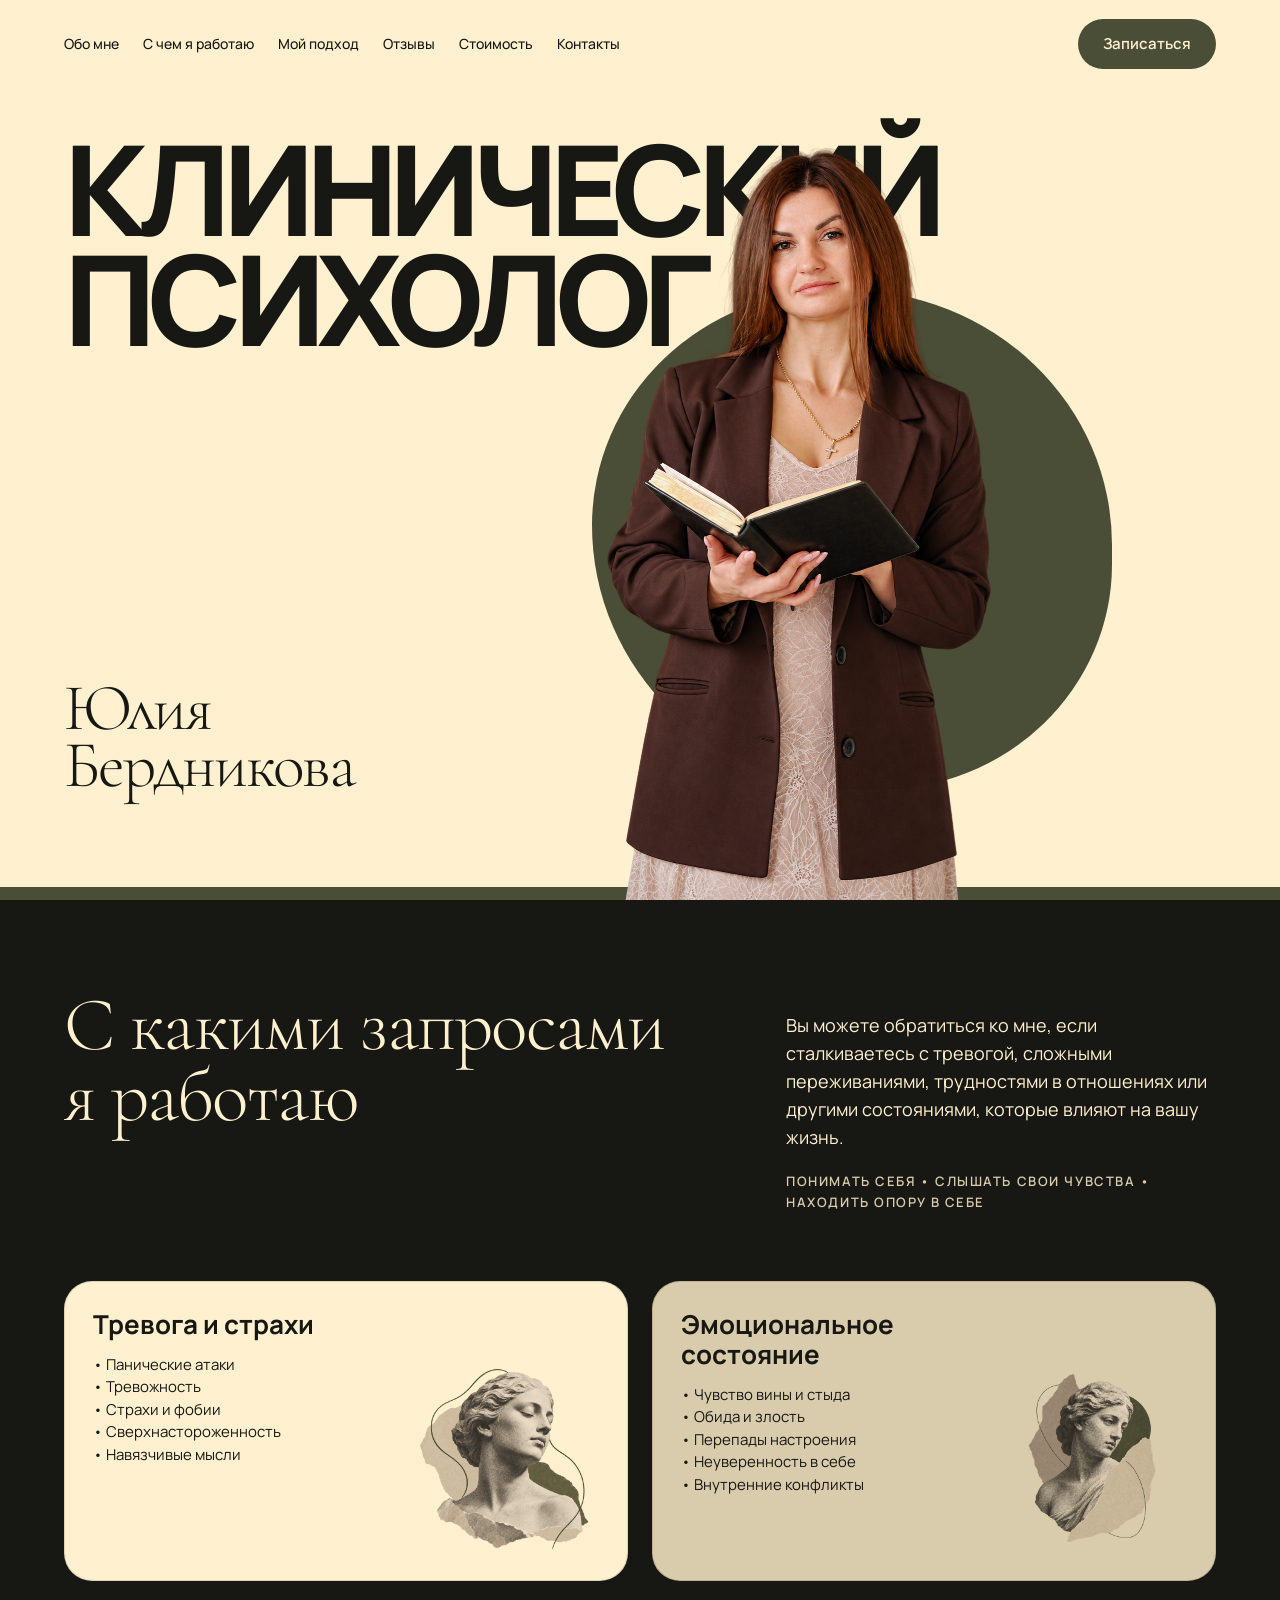
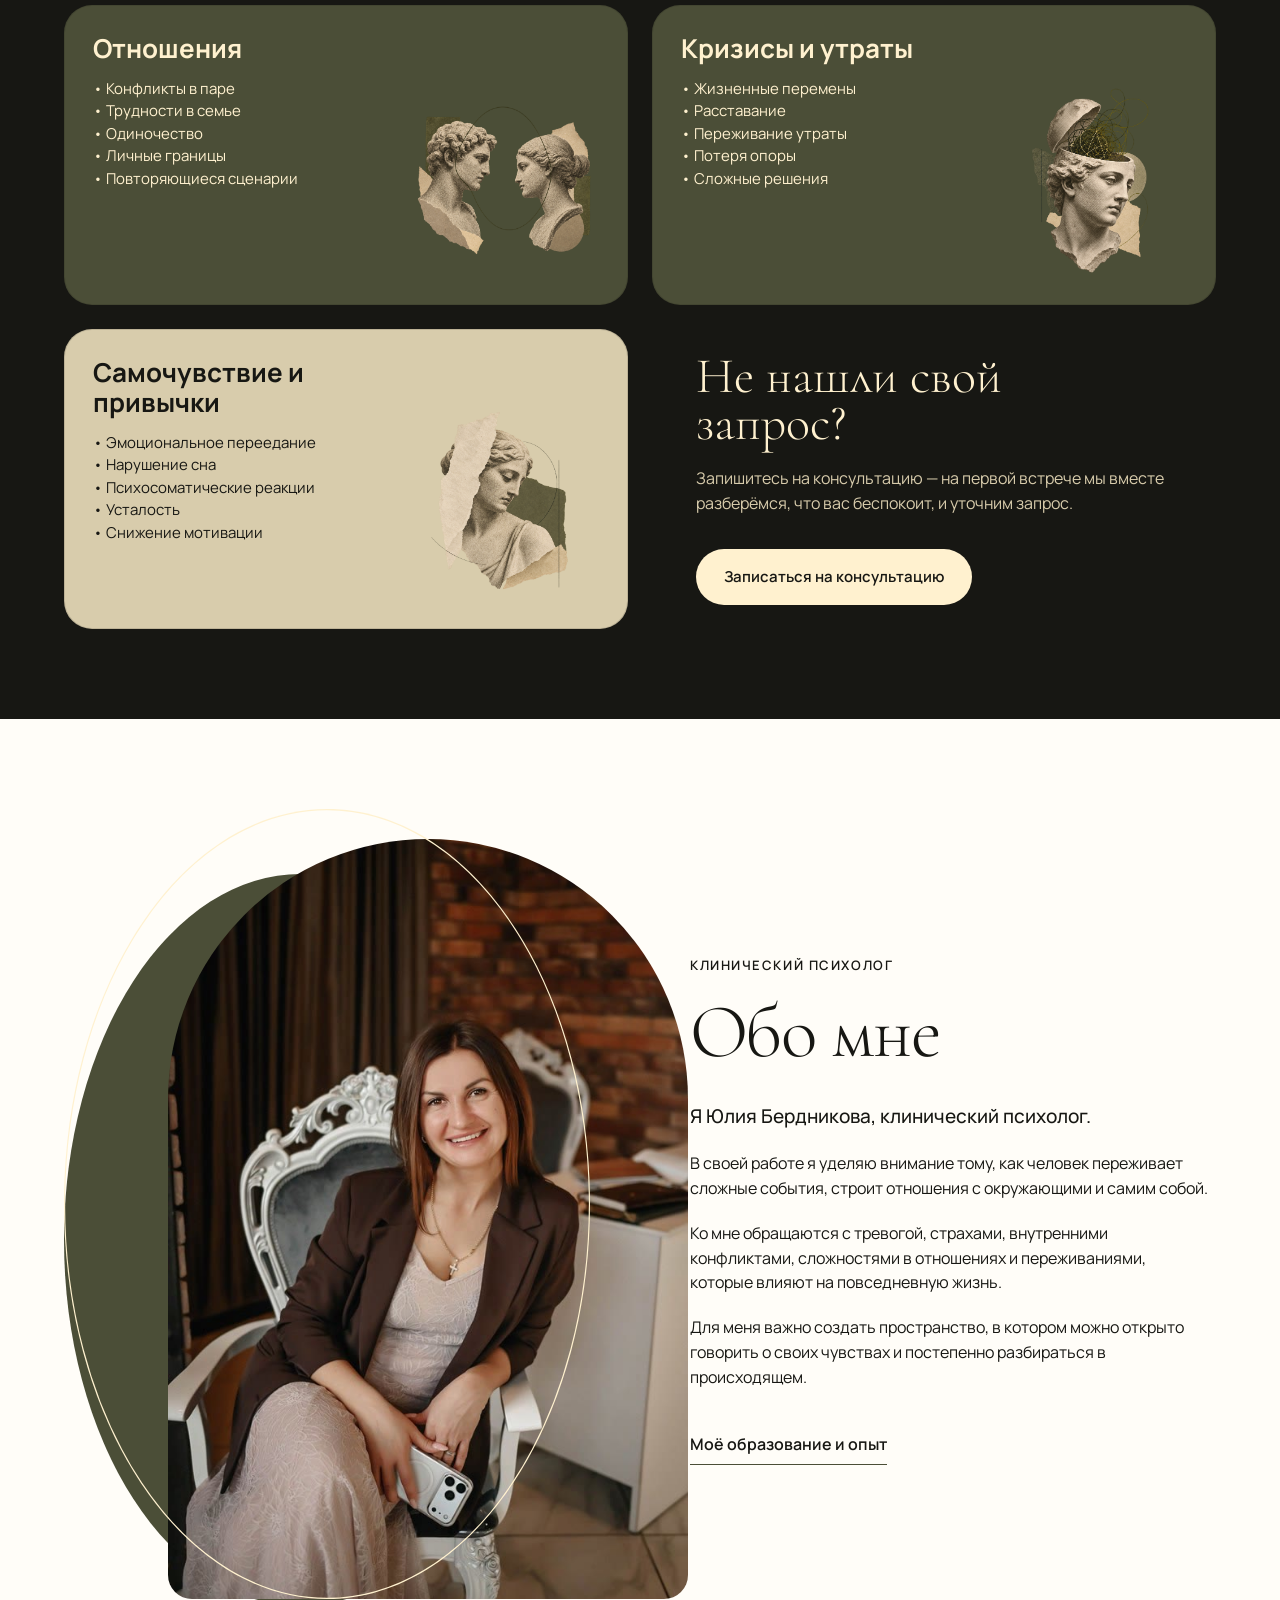
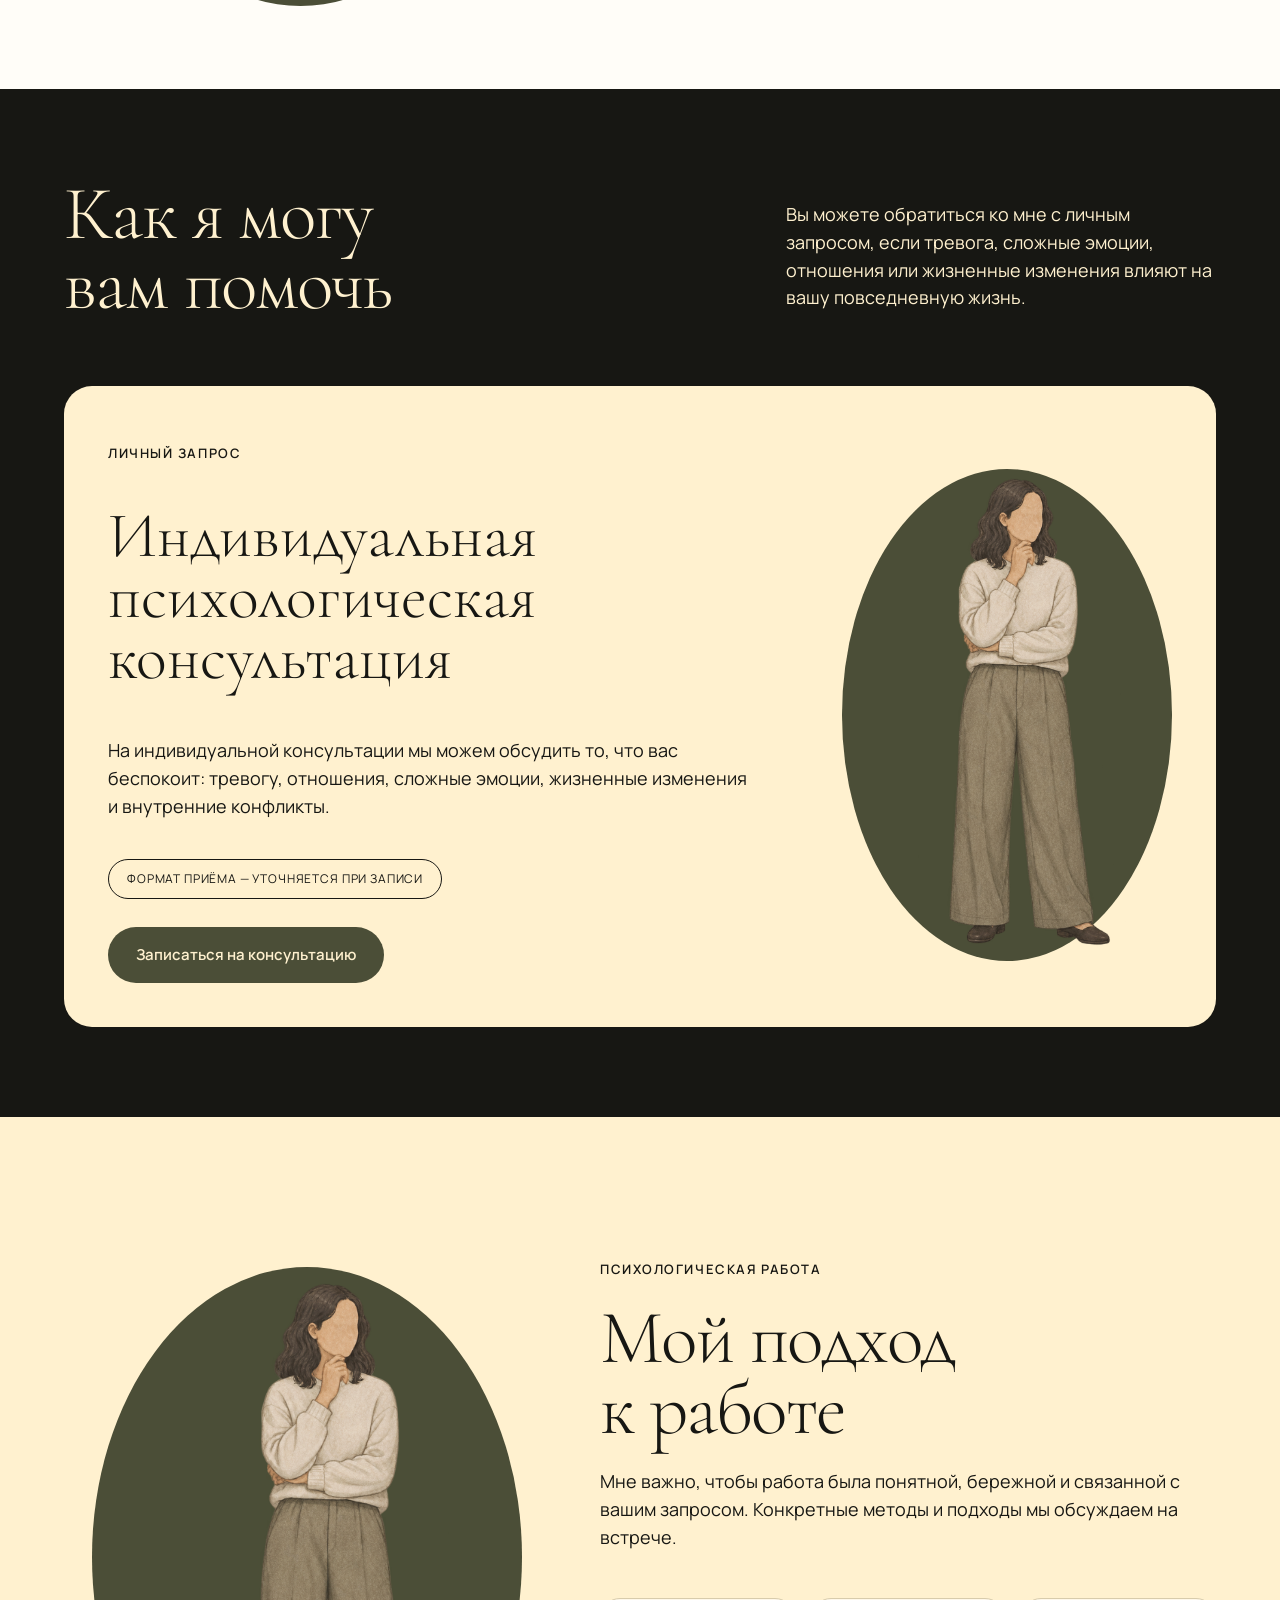
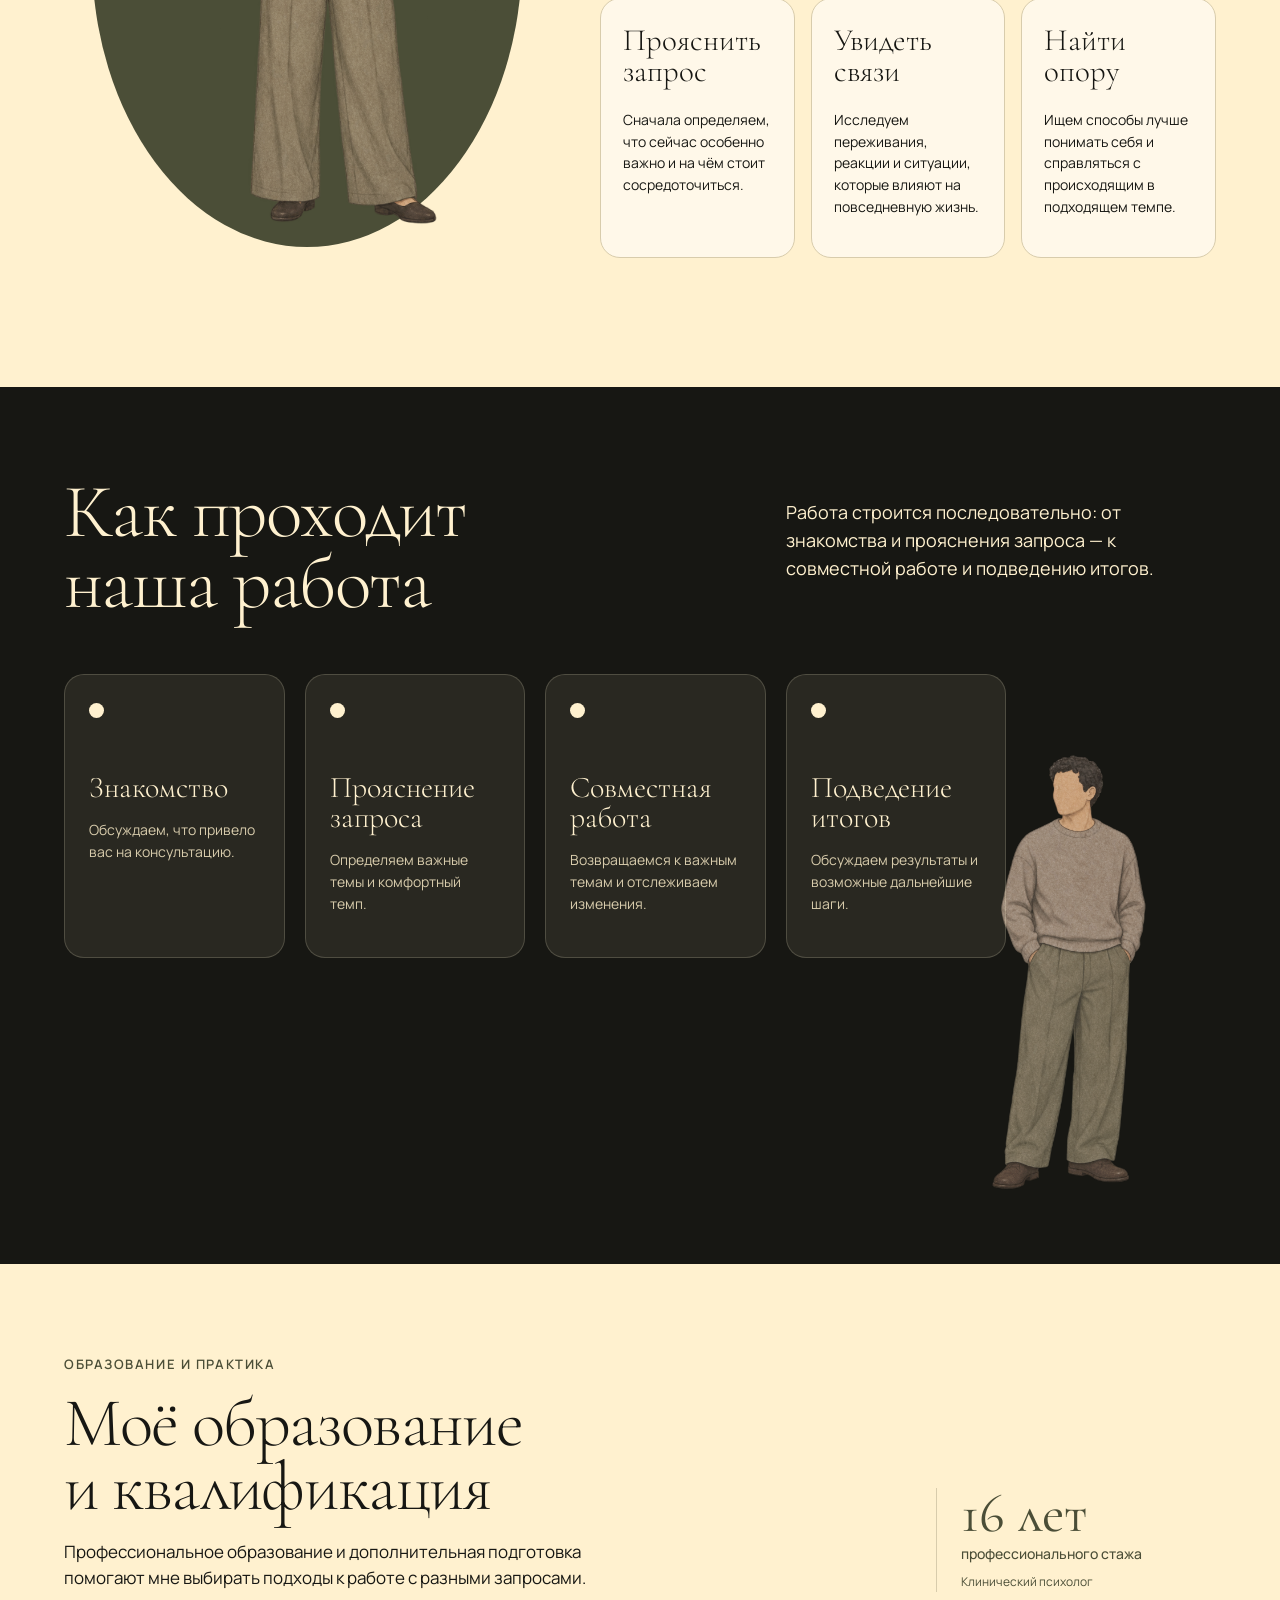
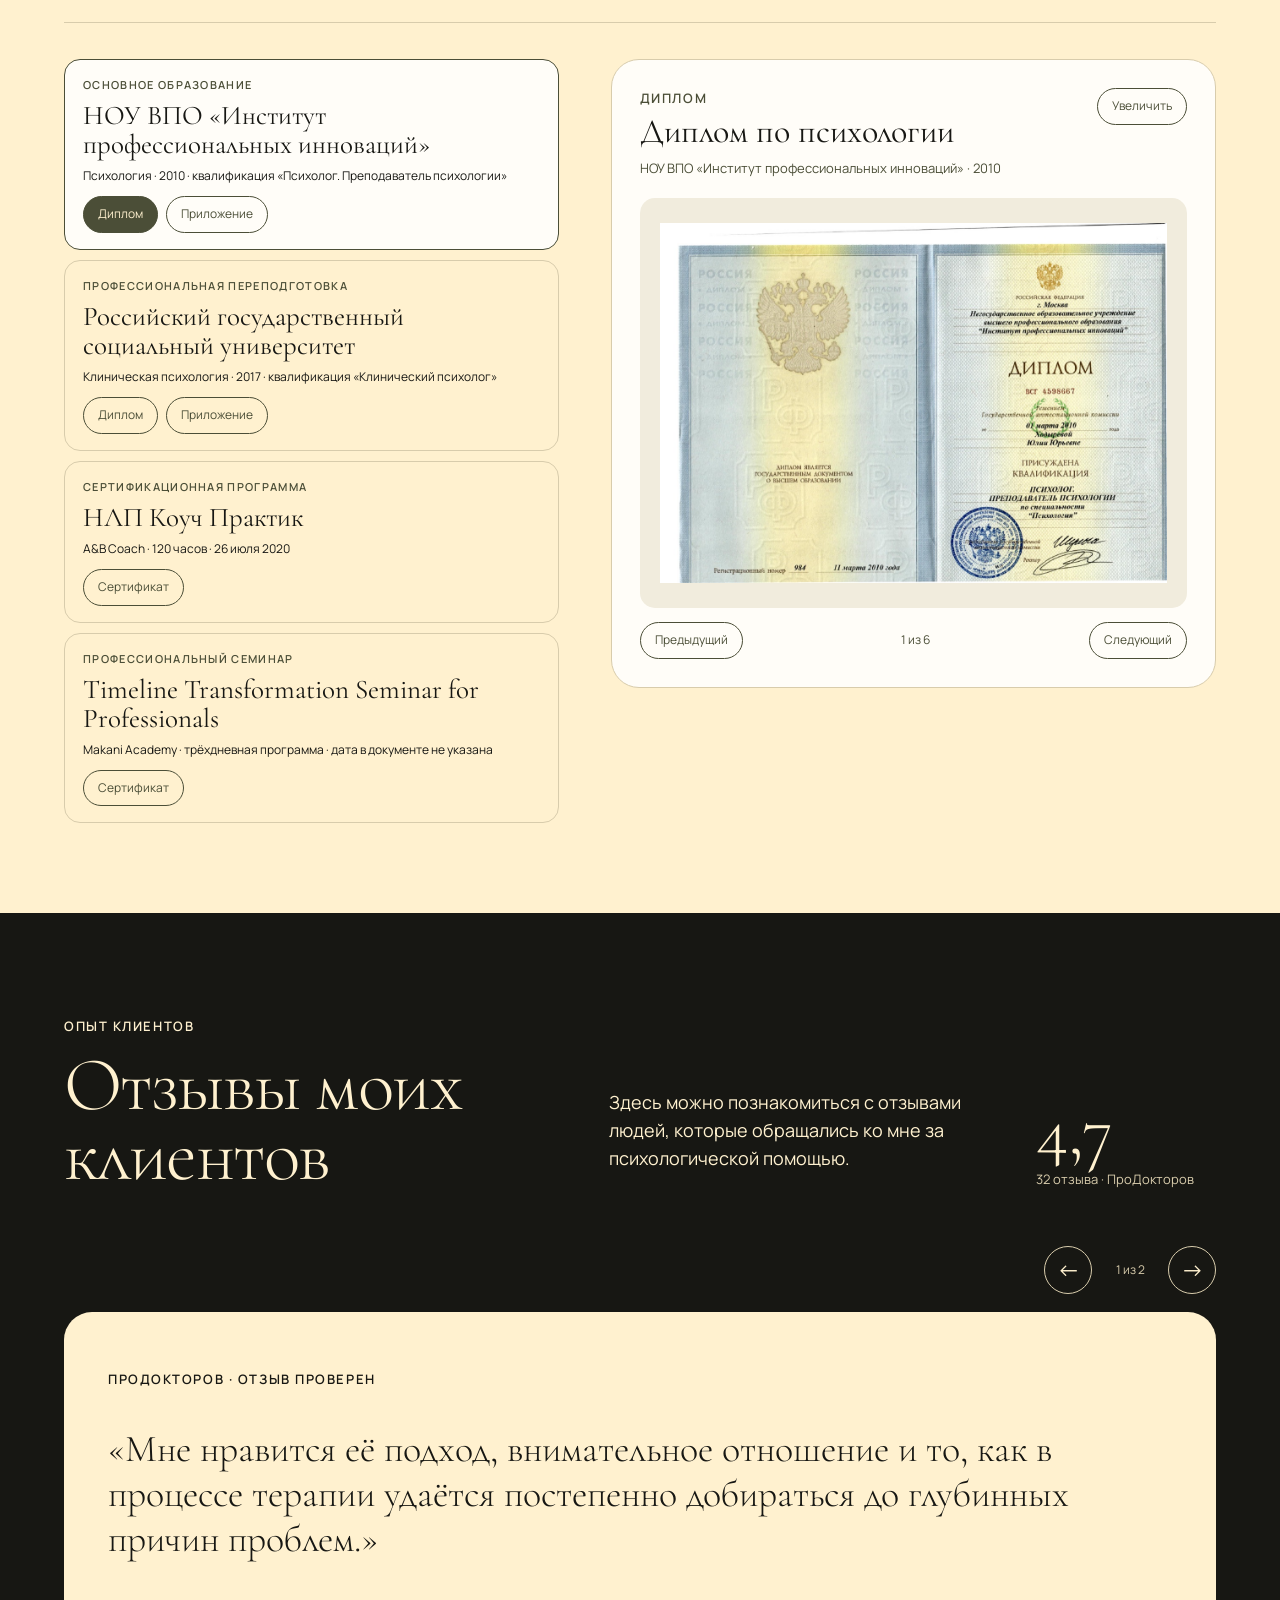
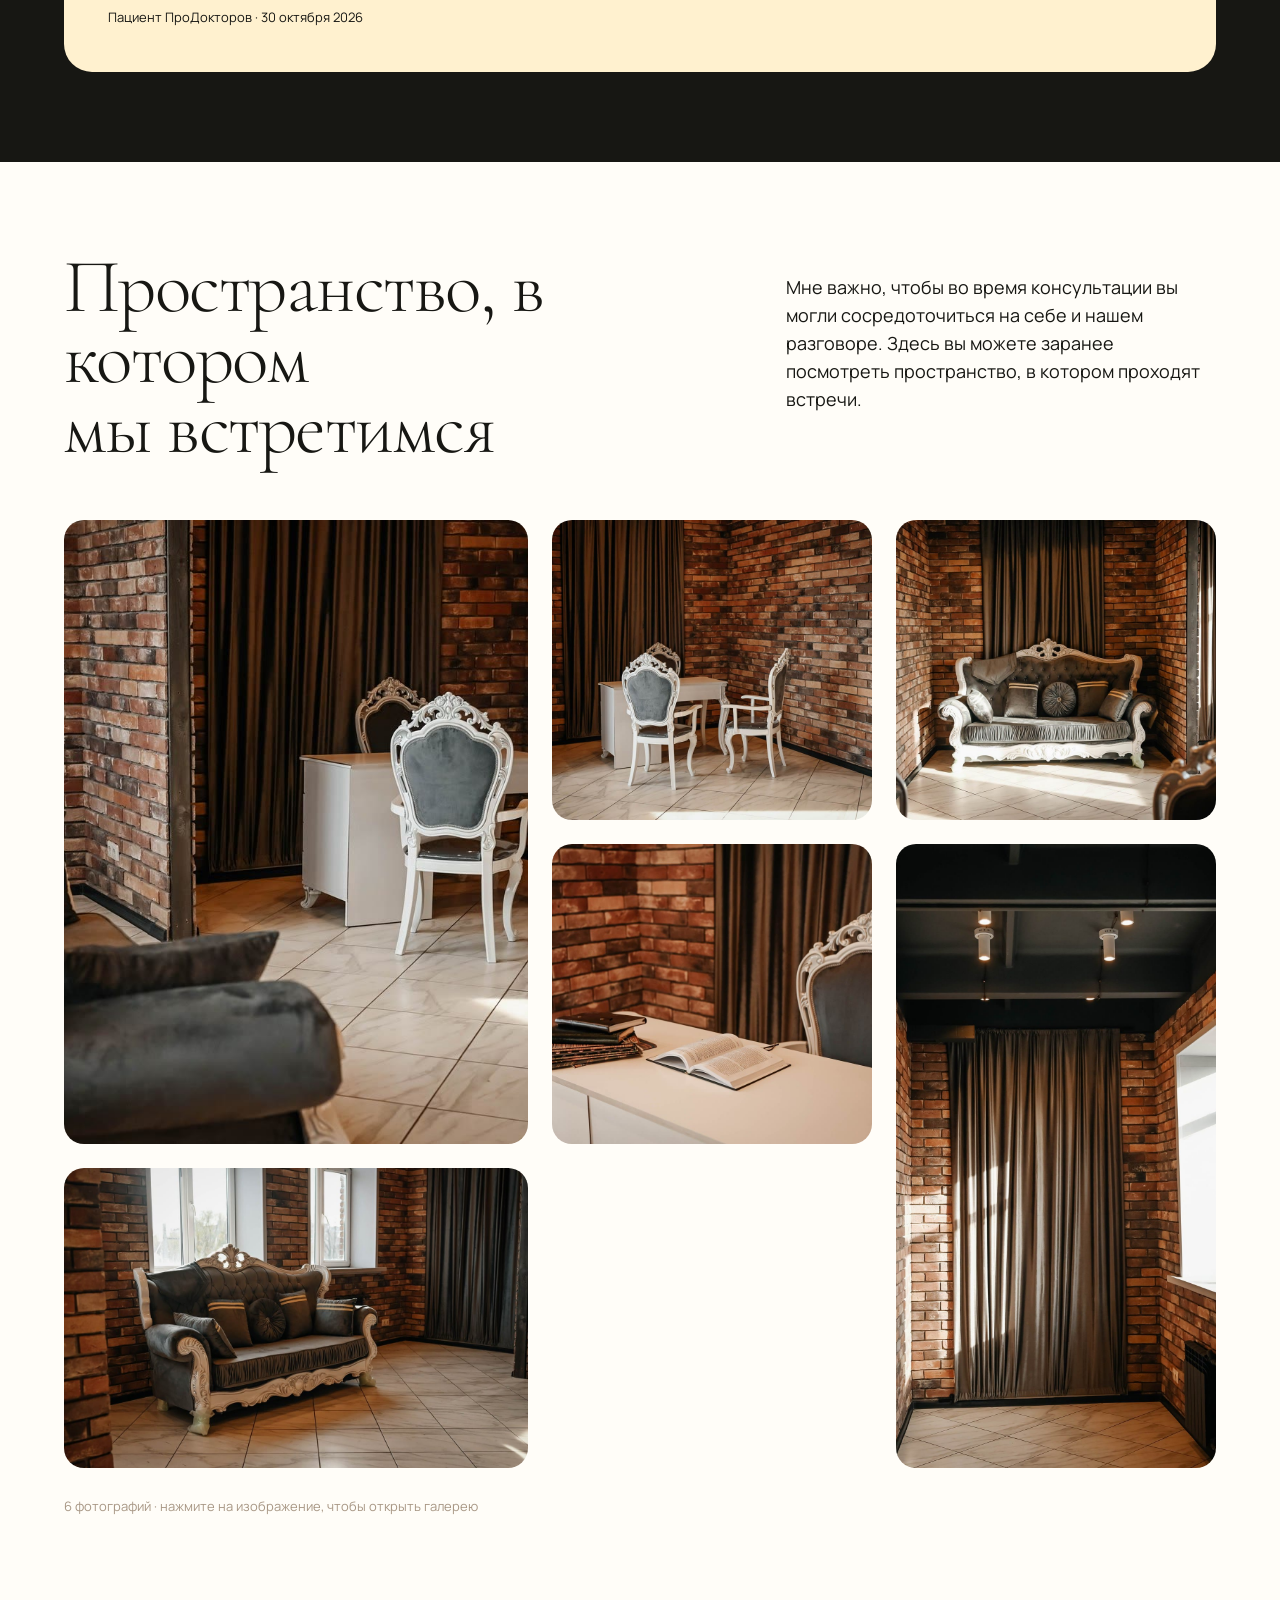
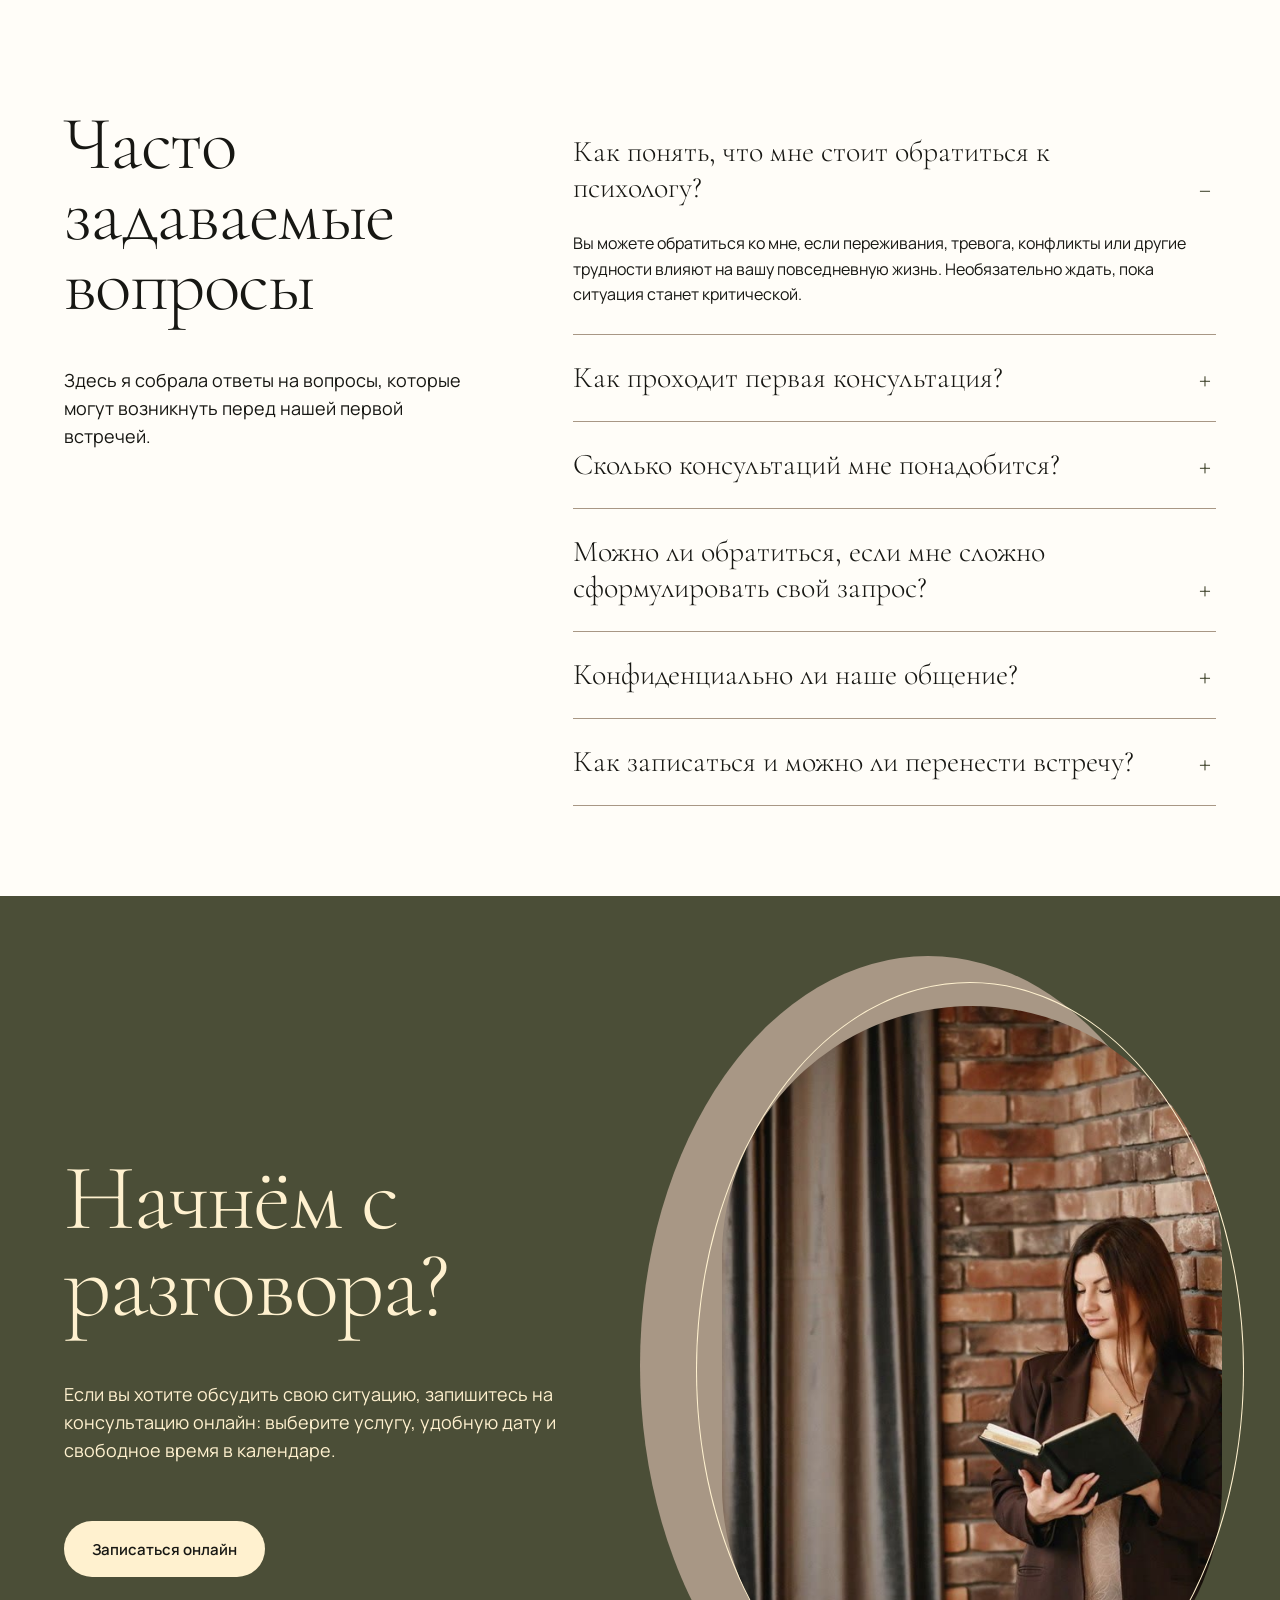
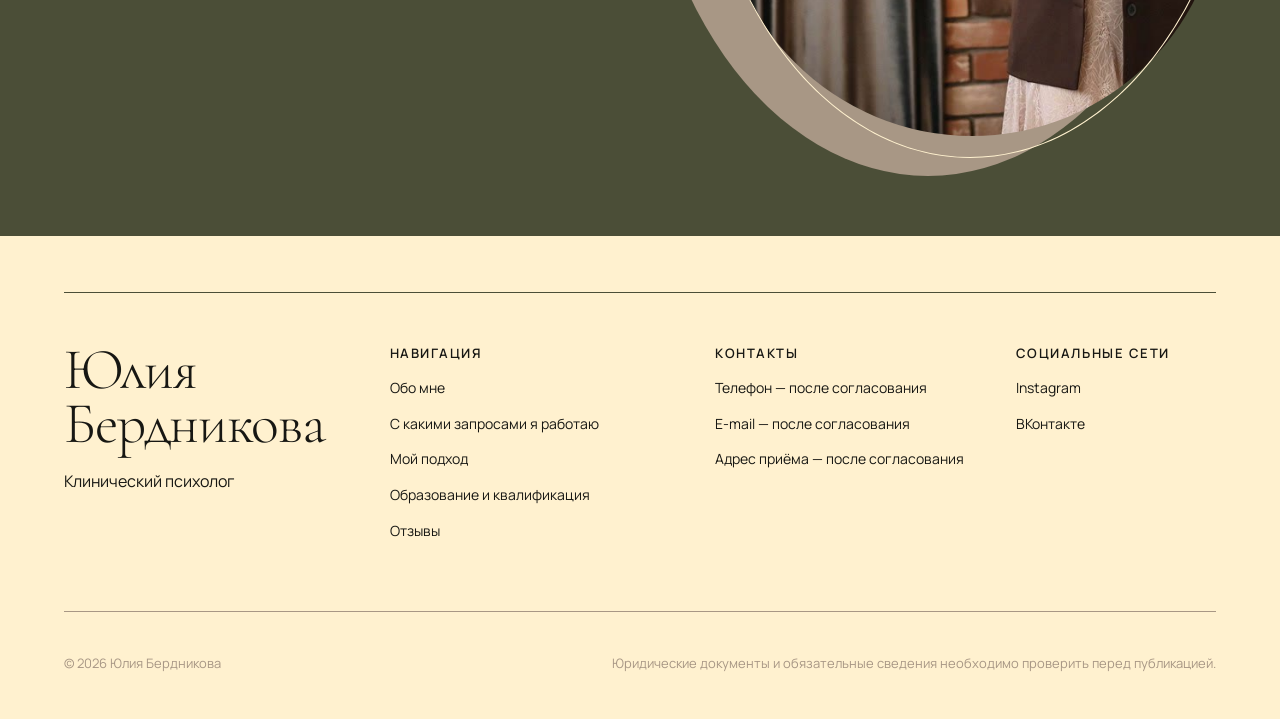
<file: index.html>
<!doctype html>
<html lang="ru">
  <head>
    <meta charset="UTF-8" />
    <meta name="viewport" content="width=device-width, initial-scale=1.0" />
    <meta name="description" content="Юлия Бердникова — клинический психолог. Индивидуальные консультации при тревоге, сложных переживаниях и трудностях в отношениях." />
    <title>Юлия Бердникова — клинический психолог</title>
    <link rel="icon" href="data:image/svg+xml,<svg xmlns=%22http://www.w3.org/2000/svg%22 viewBox=%220 0 64 64%22><rect width=%2264%22 height=%2264%22 rx=%2216%22 fill=%22%234c5137%22/><text x=%2232%22 y=%2242%22 text-anchor=%22middle%22 font-size=%2232%22 fill=%22%23fff0c9%22>Ю</text></svg>" />
    <link rel="preconnect" href="https://fonts.googleapis.com" />
    <link rel="preconnect" href="https://fonts.gstatic.com" crossorigin />
    <link href="https://fonts.googleapis.com/css2?family=Bad+Script&family=Cormorant+Garamond:wght@300;400&family=Manrope:wght@400;500;600;800&display=swap" rel="stylesheet" />
    <link rel="stylesheet" href="styles.css" />
    <script src="script.js" defer></script>
  </head>
  <body>
    <header class="hero" id="top">
      <nav class="nav shell" aria-label="Основная навигация">
        <a class="brand-mobile" href="#top">ЮБ</a>
        <div class="nav-links" id="nav-links">
          <a href="#about">Обо мне</a><a href="#requests">С чем я работаю</a><a href="#approach">Мой подход</a><a href="#reviews">Отзывы</a><a href="#services">Стоимость</a><a href="#contacts">Контакты</a>
        </div>
        <a class="button button-small" href="https://n2781405.yclients.ru/" target="_blank" rel="noopener" data-booking-open>Записаться</a>
        <button class="menu-button" type="button" aria-expanded="false" aria-controls="nav-links" aria-label="Открыть меню"><span></span><span></span></button>
      </nav>
      <div class="hero-main shell">
        <div class="hero-copy reveal">
          <h1><span>КЛИНИЧЕСКИЙ</span><span>ПСИХОЛОГ</span></h1>
          <h2 class="hero-name"><span>Юлия</span><span>Бердникова</span></h2>
        </div>
        <div class="hero-accent" aria-hidden="true"></div>
        <div class="hero-art reveal" aria-label="Портрет Юлии Бердниковой">
          <img class="hero-portrait" src="assets/hero-yulia-transparent.png" alt="Юлия Бердникова с книгой" />
        </div>
      </div>
    </header>

    <main>
      <section class="section requests" id="requests">
        <div class="shell">
          <div class="split-heading reveal"><h2>С какими запросами<br />я работаю</h2><div><p>Вы можете обратиться ко мне, если сталкиваетесь с тревогой, сложными переживаниями, трудностями в отношениях или другими состояниями, которые влияют на вашу жизнь.</p><p class="support-line">Понимать себя • слышать свои чувства • находить опору в себе</p></div></div>
          <div class="request-grid">
            <article class="request-card cream reveal"><div><h3>Тревога и страхи</h3><ul><li>Панические атаки</li><li>Тревожность</li><li>Страхи и фобии</li><li>Сверхнастороженность</li><li>Навязчивые мысли</li></ul></div><img src="assets/request-1.png" alt="Коллаж о тревоге и страхах" /></article>
            <article class="request-card sand reveal"><div><h3>Эмоциональное состояние</h3><ul><li>Чувство вины и стыда</li><li>Обида и злость</li><li>Перепады настроения</li><li>Неуверенность в себе</li><li>Внутренние конфликты</li></ul></div><img src="assets/request-2.png" alt="Коллаж об эмоциональном состоянии" /></article>
            <article class="request-card olive reveal"><div><h3>Отношения</h3><ul><li>Конфликты в паре</li><li>Трудности в семье</li><li>Одиночество</li><li>Личные границы</li><li>Повторяющиеся сценарии</li></ul></div><img src="assets/request-3.png" alt="Коллаж об отношениях" /></article>
            <article class="request-card olive reveal"><div><h3>Кризисы и утраты</h3><ul><li>Жизненные перемены</li><li>Расставание</li><li>Переживание утраты</li><li>Потеря опоры</li><li>Сложные решения</li></ul></div><img src="assets/request-4.png" alt="Коллаж о кризисах и утратах" /></article>
            <article class="request-card sand reveal"><div><h3>Самочувствие и привычки</h3><ul><li>Эмоциональное переедание</li><li>Нарушение сна</li><li>Психосоматические реакции</li><li>Усталость</li><li>Снижение мотивации</li></ul></div><img src="assets/request-5.png" alt="Коллаж о самочувствии" /></article>
            <aside class="request-cta reveal"><h3>Не нашли свой запрос?</h3><p>Запишитесь на консультацию — на первой встрече мы вместе разберёмся, что вас беспокоит, и уточним запрос.</p><a class="button light" href="https://n2781405.yclients.ru/" target="_blank" rel="noopener" data-booking-open>Записаться на консультацию</a></aside>
          </div>
        </div>
      </section>

      <section class="section about" id="about">
        <div class="shell about-grid">
          <div class="about-art reveal"><img class="about-shape" src="assets/about-olive.svg" alt="" /><img class="about-photo" src="assets/about-photo.jpg" alt="Юлия Бердникова в кабинете" /><img class="about-contour" src="assets/about-contour.svg" alt="" /></div>
          <div class="about-copy reveal"><p class="eyebrow">Клинический психолог</p><h2>Обо мне</h2><p class="lead-small">Я Юлия Бердникова, клинический психолог.</p><p>В своей работе я уделяю внимание тому, как человек переживает сложные события, строит отношения с окружающими и самим собой.</p><p>Ко мне обращаются с тревогой, страхами, внутренними конфликтами, сложностями в отношениях и переживаниями, которые влияют на повседневную жизнь.</p><p>Для меня важно создать пространство, в котором можно открыто говорить о своих чувствах и постепенно разбираться в происходящем.</p><a class="text-link" href="#education">Моё образование и опыт</a></div>
        </div>
      </section>

      <section class="section services" id="services">
        <div class="shell"><div class="split-heading reveal"><h2>Как я могу<br />вам помочь</h2><p>Вы можете обратиться ко мне с личным запросом, если тревога, сложные эмоции, отношения или жизненные изменения влияют на вашу повседневную жизнь.</p></div>
          <div class="service-grid">
            <article class="service-card service-card-wide light-card reveal"><div class="service-copy"><p class="eyebrow">Личный запрос</p><h3>Индивидуальная психологическая консультация</h3><p>На индивидуальной консультации мы можем обсудить то, что вас беспокоит: тревогу, отношения, сложные эмоции, жизненные изменения и внутренние конфликты.</p><span class="pill">Формат приёма — уточняется при записи</span><a class="button" href="https://n2781405.yclients.ru/" target="_blank" rel="noopener" data-booking-open>Записаться на консультацию</a></div><div class="service-visual" aria-hidden="true"><div class="service-oval"></div><img src="assets/mascot-woman.png" alt="" /></div></article>
          </div>
        </div>
      </section>

      <section class="section approach" id="approach">
        <div class="shell approach-grid">
          <div class="mascot-stage reveal"><div class="oval"></div><img src="assets/mascot-woman.png" alt="Фирменный маскот — задумчивая женщина" /></div>
          <div><p class="eyebrow">Психологическая работа</p><h2>Мой подход<br />к работе</h2><p class="approach-lead">Мне важно, чтобы работа была понятной, бережной и связанной с вашим запросом. Конкретные методы и подходы мы обсуждаем на встрече.</p><div class="principles"><article><h3>Прояснить запрос</h3><p>Сначала определяем, что сейчас особенно важно и на чём стоит сосредоточиться.</p></article><article><h3>Увидеть связи</h3><p>Исследуем переживания, реакции и ситуации, которые влияют на повседневную жизнь.</p></article><article><h3>Найти опору</h3><p>Ищем способы лучше понимать себя и справляться с происходящим в подходящем темпе.</p></article></div></div>
        </div>
      </section>

      <section class="section process" id="process">
        <div class="shell"><div class="split-heading reveal"><h2>Как проходит<br />наша работа</h2><p>Работа строится последовательно: от знакомства и прояснения запроса — к совместной работе и подведению итогов.</p></div>
          <div class="process-wrap"><div class="process-grid"><article class="scroll-card" style="--delay:0ms"><span></span><h3>Знакомство</h3><p>Обсуждаем, что привело вас на консультацию.</p></article><article class="scroll-card" style="--delay:120ms"><span></span><h3>Прояснение запроса</h3><p>Определяем важные темы и комфортный темп.</p></article><article class="scroll-card" style="--delay:240ms"><span></span><h3>Совместная работа</h3><p>Возвращаемся к важным темам и отслеживаем изменения.</p></article><article class="scroll-card" style="--delay:360ms"><span></span><h3>Подведение итогов</h3><p>Обсуждаем результаты и возможные дальнейшие шаги.</p></article></div><img class="process-mascot" src="assets/mascot-man.png" alt="Фирменный маскот — мужчина" /></div>
        </div>
      </section>

      <section class="section education" id="education">
        <div class="shell education-interactive">
          <header class="education-heading reveal">
            <div>
              <p class="eyebrow">Образование и практика</p>
              <h2>Моё образование<br />и квалификация</h2>
              <p class="education-intro">Профессиональное образование и дополнительная подготовка помогают мне выбирать подходы к работе с разными запросами.</p>
            </div>
            <div class="education-credentials">
              <p class="education-experience"><strong>16 лет</strong> профессионального стажа</p>
              <p class="education-experience-note">Клинический психолог</p>
            </div>
          </header>
          <div class="education-content reveal">
            <div class="education-options" aria-label="Образование и подтверждающие документы">
              <article class="education-option active" data-qualification="0"><button class="qualification-select" type="button" data-document="0"><span class="eyebrow">Основное образование</span><strong>НОУ ВПО «Институт профессиональных инноваций»</strong><small>Психология · 2010 · квалификация «Психолог. Преподаватель психологии»</small></button><div class="document-switches"><button class="active" type="button" data-document="0" aria-pressed="true">Диплом</button><button type="button" data-document="1" aria-pressed="false">Приложение</button></div></article>
              <article class="education-option" data-qualification="1"><button class="qualification-select" type="button" data-document="2"><span class="eyebrow">Профессиональная переподготовка</span><strong>Российский государственный социальный университет</strong><small>Клиническая психология · 2017 · квалификация «Клинический психолог»</small></button><div class="document-switches"><button type="button" data-document="2" aria-pressed="false">Диплом</button><button type="button" data-document="3" aria-pressed="false">Приложение</button></div></article>
              <article class="education-option" data-qualification="2"><button class="qualification-select" type="button" data-document="4"><span class="eyebrow">Сертификационная программа</span><strong>НЛП Коуч Практик</strong><small>A&amp;B Coach · 120 часов · 26 июля 2020</small></button><div class="document-switches"><button type="button" data-document="4" aria-pressed="false">Сертификат</button></div></article>
              <article class="education-option" data-qualification="3"><button class="qualification-select" type="button" data-document="5"><span class="eyebrow">Профессиональный семинар</span><strong>Timeline Transformation Seminar for Professionals</strong><small>Makani Academy · трёхдневная программа · дата в документе не указана</small></button><div class="document-switches"><button type="button" data-document="5" aria-pressed="false">Сертификат</button></div></article>
            </div>
          </div>
          <div class="document-viewer" aria-live="polite">
            <div class="document-viewer-head"><div><p class="eyebrow" id="document-kind">Диплом</p><h3 id="document-title">Диплом по психологии</h3><p id="document-meta">НОУ ВПО «Институт профессиональных инноваций» · 2010</p></div><button class="viewer-expand" id="viewer-expand" type="button" aria-label="Увеличить выбранный документ">Увеличить</button></div>
            <button class="document-preview" id="document-preview" type="button" aria-label="Открыть увеличенный диплом по психологии"><img id="document-image" src="assets/documents/diploma-psychology-2010.jpg" alt="Диплом по психологии, 2010 год" /></button>
            <div class="viewer-controls"><button id="viewer-prev" type="button">Предыдущий</button><span id="document-position">1 из 6</span><button id="viewer-next" type="button">Следующий</button></div>
          </div>
        </div>
      </section>

      <section class="section reviews" id="reviews">
        <div class="shell"><div class="reviews-head reveal"><div><p class="eyebrow">Опыт клиентов</p><h2>Отзывы моих<br />клиентов</h2></div><p>Здесь можно познакомиться с отзывами людей, которые обращались ко мне за психологической помощью.</p><div class="rating"><strong>4,7</strong><span>32 отзыва · ПроДокторов</span></div></div>
          <div class="review-carousel" role="region" aria-label="Отзывы клиентов" tabindex="0">
            <div class="review-carousel-controls"><button id="review-prev" type="button" aria-label="Показать предыдущий отзыв">←</button><span id="review-position" aria-live="polite">1 из 2</span><button id="review-next" type="button" aria-label="Показать следующий отзыв">→</button></div>
            <div class="review-viewport" id="review-viewport"><div class="review-track" id="review-track"><blockquote class="review-main review-slide"><p class="eyebrow">ПроДокторов · отзыв проверен</p><q>Мне нравится её подход, внимательное отношение и то, как в процессе терапии удаётся постепенно добираться до глубинных причин проблем.</q><footer>Пациент ПроДокторов · 30 октября 2026</footer></blockquote><article class="review-side review-slide"><p class="eyebrow">Краткое содержание отзыва</p><p>Пациентка отмечает комфортную обстановку, внимательное сопровождение и бережный формат работы.</p><span>Пациент ПроДокторов · 21 сентября 2026</span></article></div></div>
          </div>
        </div>
      </section>

      <section class="section office" id="office">
        <div class="shell"><div class="split-heading reveal"><h2>Пространство, в котором<br />мы встретимся</h2><p>Мне важно, чтобы во время консультации вы могли сосредоточиться на себе и нашем разговоре. Здесь вы можете заранее посмотреть пространство, в котором проходят встречи.</p></div>
          <div class="office-gallery" aria-label="Фотографии кабинета"><button class="photo photo-main" data-lightbox="assets/office-1.jpg"><img src="assets/office-1.jpg" alt="Основная зона консультаций" /></button><button class="photo" data-lightbox="assets/office-2.jpg"><img src="assets/office-2.jpg" alt="Кресла в кабинете" /></button><button class="photo" data-lightbox="assets/office-3.jpg"><img src="assets/office-3.jpg" alt="Диван и солнечный свет" /></button><button class="photo" data-lightbox="assets/office-4.jpg"><img src="assets/office-4.jpg" alt="Детали рабочего стола" /></button><button class="photo photo-tall" data-lightbox="assets/office-5.jpg"><img src="assets/office-5.jpg" alt="Окно и шторы" /></button><button class="photo" data-lightbox="assets/office-6.jpg"><img src="assets/office-6.jpg" alt="Широкий вид дивана" /></button></div><p class="gallery-hint">6 фотографий · нажмите на изображение, чтобы открыть галерею</p></div>
      </section>

      <section class="section faq" id="faq">
        <div class="shell faq-grid"><div class="faq-intro reveal"><h2>Часто задаваемые<br />вопросы</h2><p>Здесь я собрала ответы на вопросы, которые могут возникнуть перед нашей первой встречей.</p></div><div class="accordion">
          <details open><summary>Как понять, что мне стоит обратиться к психологу?</summary><p>Вы можете обратиться ко мне, если переживания, тревога, конфликты или другие трудности влияют на вашу повседневную жизнь. Необязательно ждать, пока ситуация станет критической.</p></details>
          <details><summary>Как проходит первая консультация?</summary><p>Мы знакомимся, обсуждаем вашу ситуацию и вместе уточняем запрос и комфортный формат дальнейшей работы.</p></details>
          <details><summary>Сколько консультаций мне понадобится?</summary><p>Количество встреч зависит от запроса и динамики работы. Мы можем обсуждать это по ходу консультаций.</p></details>
          <details><summary>Можно ли обратиться, если мне сложно сформулировать свой запрос?</summary><p>Да. На первой встрече мы можем вместе разобраться, что сейчас беспокоит вас больше всего.</p></details>
          <details><summary>Конфиденциально ли наше общение?</summary><p>Содержание консультаций конфиденциально в пределах профессиональных и законодательных требований.</p></details>
          <details><summary>Как записаться и можно ли перенести встречу?</summary><p>Нажмите «Записаться» — откроется онлайн-запись. Выберите услугу, удобную дату и свободное время в календаре, затем оставьте контактные данные. Порядок подтверждения записи, переноса и отмены встречи мы согласуем до первой консультации.</p></details>
        </div></div>
      </section>

      <section class="section contact" id="contact">
        <div class="shell contact-grid"><div class="reveal"><h2>Начнём с<br />разговора?</h2><p>Если вы хотите обсудить свою ситуацию, запишитесь на консультацию онлайн: выберите услугу, удобную дату и свободное время в календаре.</p><a class="button light" href="https://n2781405.yclients.ru/" target="_blank" rel="noopener" data-booking-open>Записаться онлайн</a></div><div class="contact-art"><img class="contact-backdrop" src="assets/cta-backdrop.svg" alt="" /><img class="contact-photo" src="assets/cta-photo.jpg" alt="Юлия Бердникова" /><img class="contact-contour" src="assets/cta-contour.svg" alt="" /></div></div>
      </section>
    </main>

    <footer class="footer" id="contacts"><div class="shell"><div class="footer-grid"><div><h2>Юлия<br />Бердникова</h2><p>Клинический психолог</p></div><div><p class="eyebrow">Навигация</p><a href="#about">Обо мне</a><a href="#requests">С какими запросами я работаю</a><a href="#approach">Мой подход</a><a href="#education">Образование и квалификация</a><a href="#reviews">Отзывы</a></div><div><p class="eyebrow">Контакты</p><p>Телефон — после согласования</p><p>E-mail — после согласования</p><p>Адрес приёма — после согласования</p></div><div><p class="eyebrow">Социальные сети</p><a href="https://www.instagram.com/yuli.yaberdnikova_coach/" target="_blank" rel="noreferrer">Instagram</a><a href="https://vk.ru/id652338908" target="_blank" rel="noreferrer">ВКонтакте</a></div></div><div class="footer-bottom"><p>© <span id="year"></span> Юлия Бердникова</p><p>Юридические документы и обязательные сведения необходимо проверить перед публикацией.</p></div></div></footer>

    <dialog class="lightbox" id="lightbox"><button type="button" aria-label="Закрыть">×</button><img alt="Увеличенная фотография кабинета" /></dialog>
    <dialog class="document-modal" id="document-modal" aria-labelledby="document-modal-title">
      <div class="document-modal-panel">
        <div class="document-modal-toolbar"><div><p class="eyebrow">Просмотр документа</p><h2 id="document-modal-title">Диплом по психологии</h2></div><div class="document-zoom-controls"><button type="button" id="document-zoom-out" aria-label="Уменьшить документ">−</button><button type="button" id="document-zoom-reset">100%</button><button type="button" id="document-zoom-in" aria-label="Увеличить документ">+</button><button class="document-modal-close" type="button" aria-label="Закрыть просмотр">×</button></div></div>
        <div class="document-pan-area" id="document-pan-area"><img id="document-modal-image" src="assets/documents/diploma-psychology-2010.jpg" alt="Диплом по психологии, 2010 год" /></div>
        <div class="document-modal-navigation"><button type="button" id="document-modal-prev">Предыдущий документ</button><span id="document-modal-position">1 из 6</span><button type="button" id="document-modal-next">Следующий документ</button></div>
      </div>
    </dialog>
    <dialog class="booking-dialog" id="booking-dialog" aria-labelledby="booking-title">
      <div class="booking-panel">
        <header class="booking-head">
          <div><p class="eyebrow">Онлайн-запись</p><h2 id="booking-title">Запись на консультацию</h2></div>
          <button class="booking-close" type="button" aria-label="Закрыть онлайн-запись" data-booking-close>×</button>
        </header>
        <div class="booking-body">
          <p class="booking-status" data-booking-status role="status">Загружаем расписание…</p>
          <iframe class="booking-frame" data-booking-frame title="Онлайн-запись к Юлии Бердниковой в YCLIENTS"></iframe>
        </div>
        <footer class="booking-foot">
          <p>Запись проходит в сервисе YCLIENTS. Если расписание не отображается, откройте его отдельно.</p>
          <a class="booking-external" href="https://n2781405.yclients.ru/" target="_blank" rel="noopener">Открыть запись в новой вкладке<span aria-hidden="true"> ↗</span></a>
        </footer>
      </div>
    </dialog>
  </body>
</html>
</file>
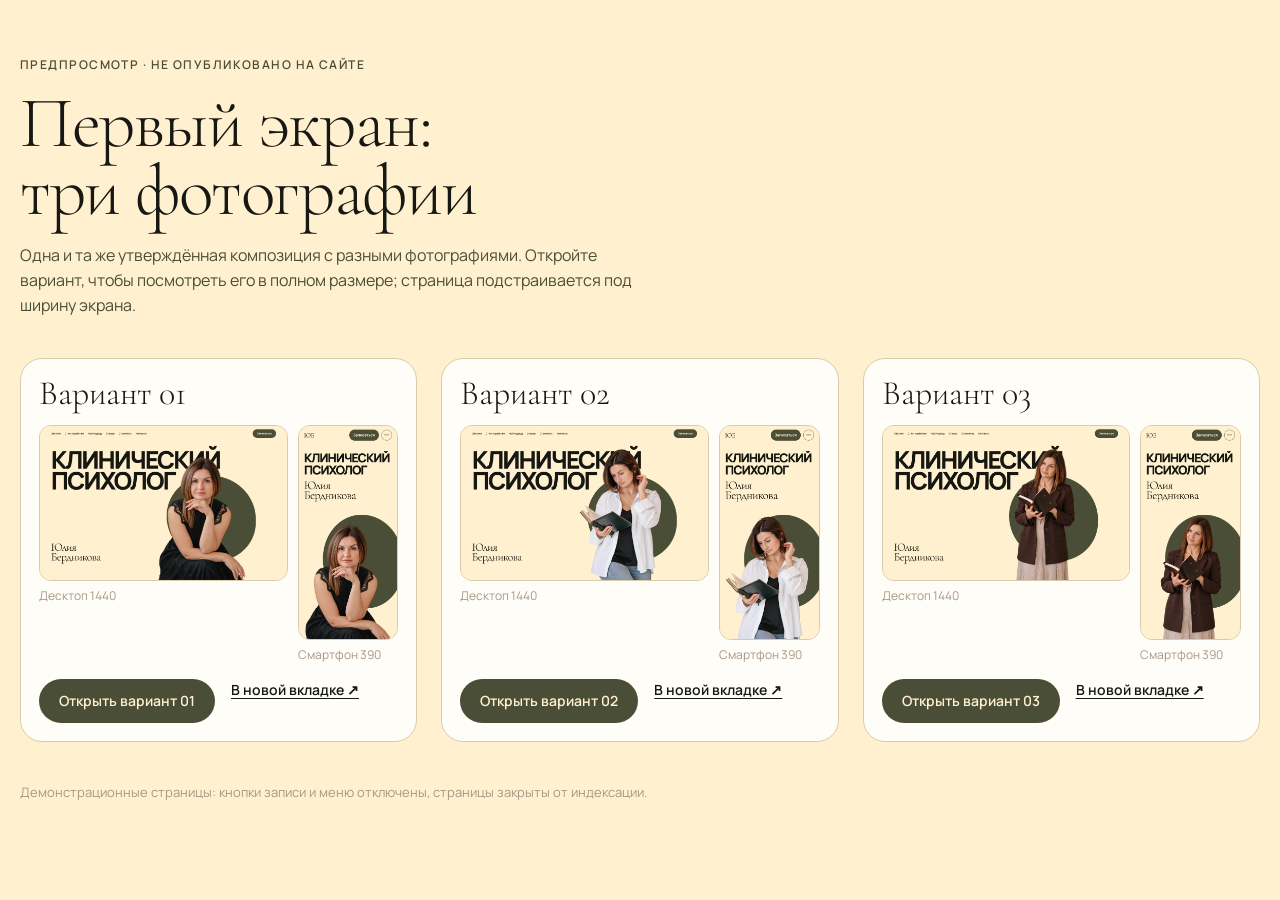
<file: hero-preview/index.html>
<!doctype html>
<html lang="ru">
  <head>
    <meta charset="UTF-8" />
    <meta name="viewport" content="width=device-width, initial-scale=1.0" />
    <meta name="robots" content="noindex, nofollow, noimageindex" />
    <title>Первый экран — сравнение вариантов</title>
    <link rel="icon" href="data:image/svg+xml,<svg xmlns=%22http://www.w3.org/2000/svg%22 viewBox=%220 0 64 64%22><rect width=%2264%22 height=%2264%22 rx=%2216%22 fill=%22%234c5137%22/><text x=%2232%22 y=%2242%22 text-anchor=%22middle%22 font-size=%2232%22 fill=%22%23fff0c9%22>Ю</text></svg>" />
    <link rel="preconnect" href="https://fonts.googleapis.com" />
    <link rel="preconnect" href="https://fonts.gstatic.com" crossorigin />
    <link href="https://fonts.googleapis.com/css2?family=Cormorant+Garamond:wght@300;400&family=Manrope:wght@400;500;600;800&display=swap" rel="stylesheet" />
    <style>
      :root{--cream:#fff1cf;--graphite:#171713;--olive:#4b4e37;--sand:#d8ccac;--taupe:#a89785;--white:#fffdf8}
      *{box-sizing:border-box}
      body{margin:0;background:var(--cream);color:var(--graphite);font:16px/1.55 Manrope,Arial,sans-serif}
      main{width:min(100% - 40px,1312px);margin:0 auto;padding:56px 0 72px}
      .eyebrow{margin:0 0 14px;color:var(--olive);font-size:12px;font-weight:600;letter-spacing:.12em;text-transform:uppercase}
      h1{margin:0;font:300 clamp(40px,6vw,72px)/.95 "Cormorant Garamond",Georgia,serif;letter-spacing:-.02em}
      .lead{max-width:640px;margin:18px 0 40px;color:var(--olive)}
      .grid{display:grid;grid-template-columns:repeat(3,minmax(0,1fr));gap:24px}
      .card{display:flex;flex-direction:column;gap:14px;padding:18px;border:1px solid var(--sand);border-radius:22px;background:var(--white)}
      .card h2{margin:0;font:300 34px/1 "Cormorant Garamond",Georgia,serif}
      .shots{display:grid;grid-template-columns:minmax(0,1fr) 28%;gap:10px;align-items:start}
      .shots a{display:block;border-radius:12px;overflow:hidden;border:1px solid var(--sand);background:var(--cream)}
      .shots img{display:block;width:100%;height:auto}
      .shots figcaption{margin-top:6px;color:var(--taupe);font-size:12px}
      figure{margin:0}
      .actions{display:flex;flex-wrap:wrap;gap:8px 16px;margin-top:auto;font-size:14px;font-weight:600}
      .actions a{color:var(--graphite);text-underline-offset:3px}
      .button{display:inline-flex;align-items:center;min-height:44px;padding:10px 20px;border-radius:999px;background:var(--olive);color:var(--cream)!important;text-decoration:none}
      .note{margin-top:40px;color:var(--taupe);font-size:13px}
      a:focus-visible{outline:2px solid var(--olive);outline-offset:3px}
      @media(max-width:1050px){.grid{grid-template-columns:1fr 1fr}}
      @media(max-width:700px){main{padding-top:36px}.grid{grid-template-columns:1fr}}
    </style>
  </head>
  <body>
    <main>
      <p class="eyebrow">Предпросмотр · не опубликовано на сайте</p>
      <h1>Первый экран:<br />три фотографии</h1>
      <p class="lead">Одна и та же утверждённая композиция с разными фотографиями. Откройте вариант, чтобы посмотреть его в полном размере; страница подстраивается под ширину экрана.</p>
      <div class="grid">
        <article class="card">
          <h2>Вариант 01</h2>
          <div class="shots">
            <figure><a href="01/" aria-label="Вариант 01 — открыть в полном размере"><img src="thumbs/v01-desktop.webp" width="960" height="600" alt="Вариант 01 на десктопе" loading="lazy" /></a><figcaption>Десктоп 1440</figcaption></figure>
            <figure><a href="thumbs/v01-mobile.webp" aria-label="Вариант 01 — снимок смартфона в полном размере"><img src="thumbs/v01-mobile.webp" width="390" height="844" alt="Вариант 01 на смартфоне" loading="lazy" /></a><figcaption>Смартфон 390</figcaption></figure>
          </div>
          <div class="actions"><a class="button" href="01/">Открыть вариант 01</a><a href="01/" target="_blank" rel="noopener">В новой вкладке ↗</a></div>
        </article>
        <article class="card">
          <h2>Вариант 02</h2>
          <div class="shots">
            <figure><a href="02/" aria-label="Вариант 02 — открыть в полном размере"><img src="thumbs/v02-desktop.webp" width="960" height="600" alt="Вариант 02 на десктопе" loading="lazy" /></a><figcaption>Десктоп 1440</figcaption></figure>
            <figure><a href="thumbs/v02-mobile.webp" aria-label="Вариант 02 — снимок смартфона в полном размере"><img src="thumbs/v02-mobile.webp" width="390" height="844" alt="Вариант 02 на смартфоне" loading="lazy" /></a><figcaption>Смартфон 390</figcaption></figure>
          </div>
          <div class="actions"><a class="button" href="02/">Открыть вариант 02</a><a href="02/" target="_blank" rel="noopener">В новой вкладке ↗</a></div>
        </article>
        <article class="card">
          <h2>Вариант 03</h2>
          <div class="shots">
            <figure><a href="03/" aria-label="Вариант 03 — открыть в полном размере"><img src="thumbs/v03-desktop.webp" width="960" height="600" alt="Вариант 03 на десктопе" loading="lazy" /></a><figcaption>Десктоп 1440</figcaption></figure>
            <figure><a href="thumbs/v03-mobile.webp" aria-label="Вариант 03 — снимок смартфона в полном размере"><img src="thumbs/v03-mobile.webp" width="390" height="844" alt="Вариант 03 на смартфоне" loading="lazy" /></a><figcaption>Смартфон 390</figcaption></figure>
          </div>
          <div class="actions"><a class="button" href="03/">Открыть вариант 03</a><a href="03/" target="_blank" rel="noopener">В новой вкладке ↗</a></div>
        </article>
      </div>
      <p class="note">Демонстрационные страницы: кнопки записи и меню отключены, страницы закрыты от индексации.</p>
    </main>
  </body>
</html>
</file>
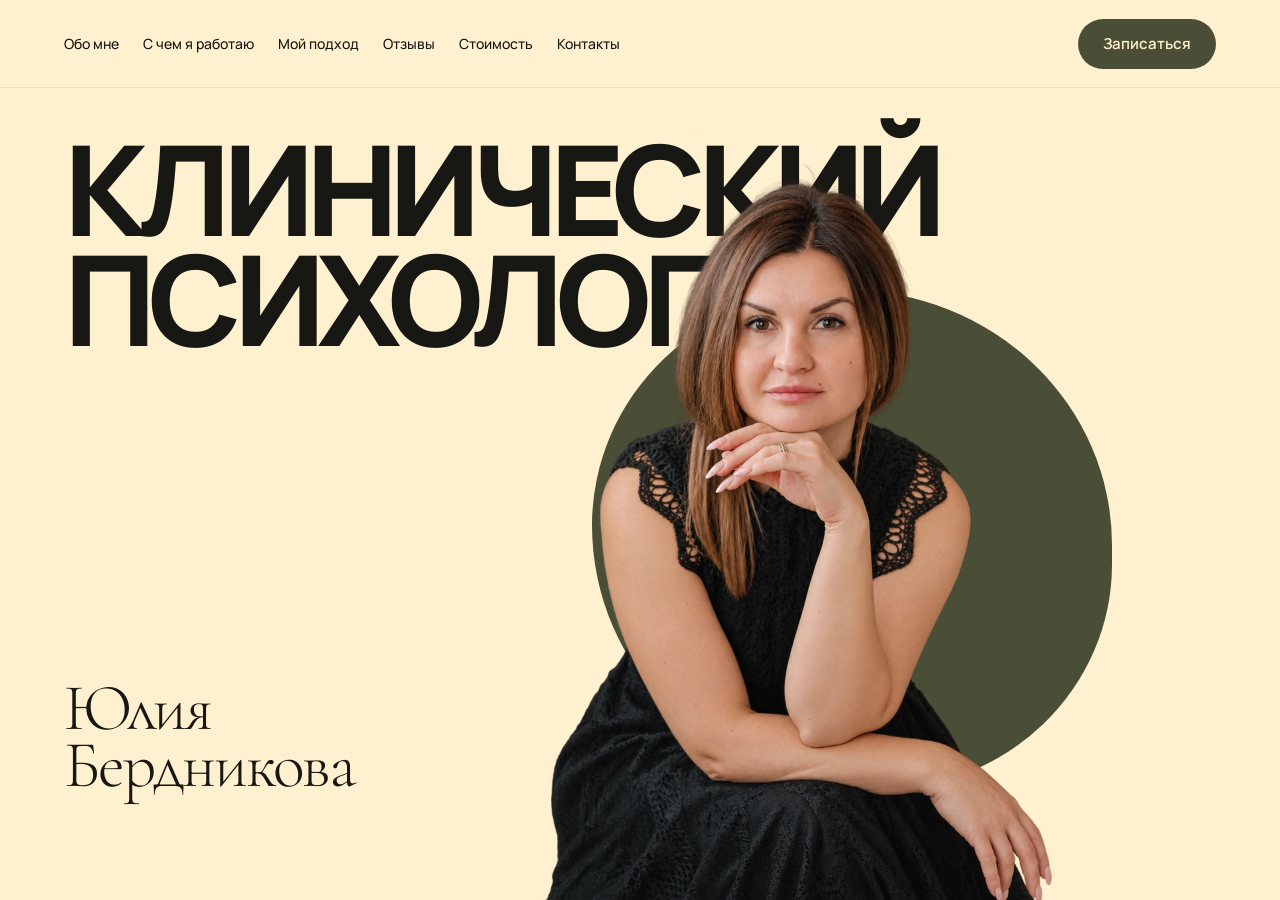
<file: hero-preview/01/index.html>
<!doctype html>
<html lang="ru">
  <head>
    <meta charset="UTF-8" />
    <meta name="viewport" content="width=device-width, initial-scale=1.0" />
    <meta name="robots" content="noindex, nofollow, noimageindex" />
    <title>Предпросмотр первого экрана — вариант 01</title>
    <link rel="icon" href="data:image/svg+xml,<svg xmlns=%22http://www.w3.org/2000/svg%22 viewBox=%220 0 64 64%22><rect width=%2264%22 height=%2264%22 rx=%2216%22 fill=%22%234c5137%22/><text x=%2232%22 y=%2242%22 text-anchor=%22middle%22 font-size=%2232%22 fill=%22%23fff0c9%22>Ю</text></svg>" />
    <link rel="preconnect" href="https://fonts.googleapis.com" />
    <link rel="preconnect" href="https://fonts.gstatic.com" crossorigin />
    <link href="https://fonts.googleapis.com/css2?family=Bad+Script&family=Cormorant+Garamond:wght@300;400&family=Manrope:wght@400;500;600;800&display=swap" rel="stylesheet" />
    <link rel="stylesheet" href="../shared/site.css" />
    <link rel="stylesheet" href="../shared/preview.css" />
    <link rel="stylesheet" href="variant.css" />
  </head>
  <body class="variant-01">
    <header class="hero" id="top">
      <nav class="nav shell" aria-label="Основная навигация (демо)">
        <a class="brand-mobile">ЮБ</a>
        <div class="nav-links" id="nav-links">
          <a>Обо мне</a><a>С чем я работаю</a><a>Мой подход</a><a>Отзывы</a><a>Стоимость</a><a>Контакты</a>
        </div>
        <span class="button button-small is-demo" role="button" aria-disabled="true" title="Демонстрационная кнопка — запись в предпросмотре отключена">Записаться</span>
        <button class="menu-button" type="button" disabled aria-label="Меню (демо)"><span></span><span></span></button>
      </nav>
      <div class="hero-main shell">
        <div class="hero-copy reveal">
          <h1><span>КЛИНИЧЕСКИЙ</span><span>ПСИХОЛОГ</span></h1>
          <h2 class="hero-name"><span>Юлия</span><span>Бердникова</span></h2>
        </div>
        <div class="hero-accent" aria-hidden="true"></div>
        <div class="hero-art reveal" aria-label="Портрет Юлии Бердниковой">
          <img class="hero-portrait"
            src="../img/hero-01-768.webp"
            srcset="../img/hero-01-512.webp 512w, ../img/hero-01-768.webp 768w, ../img/hero-01-1023.webp 1023w"
            sizes="(max-width: 760px) min(400px, 100vw), (max-width: 1050px) 473px, 513px"
            width="1023" height="1537" alt="Юлия Бердникова — портрет, вариант 01" fetchpriority="high" />
        </div>
      </div>
    </header>
  </body>
</html>
</file>
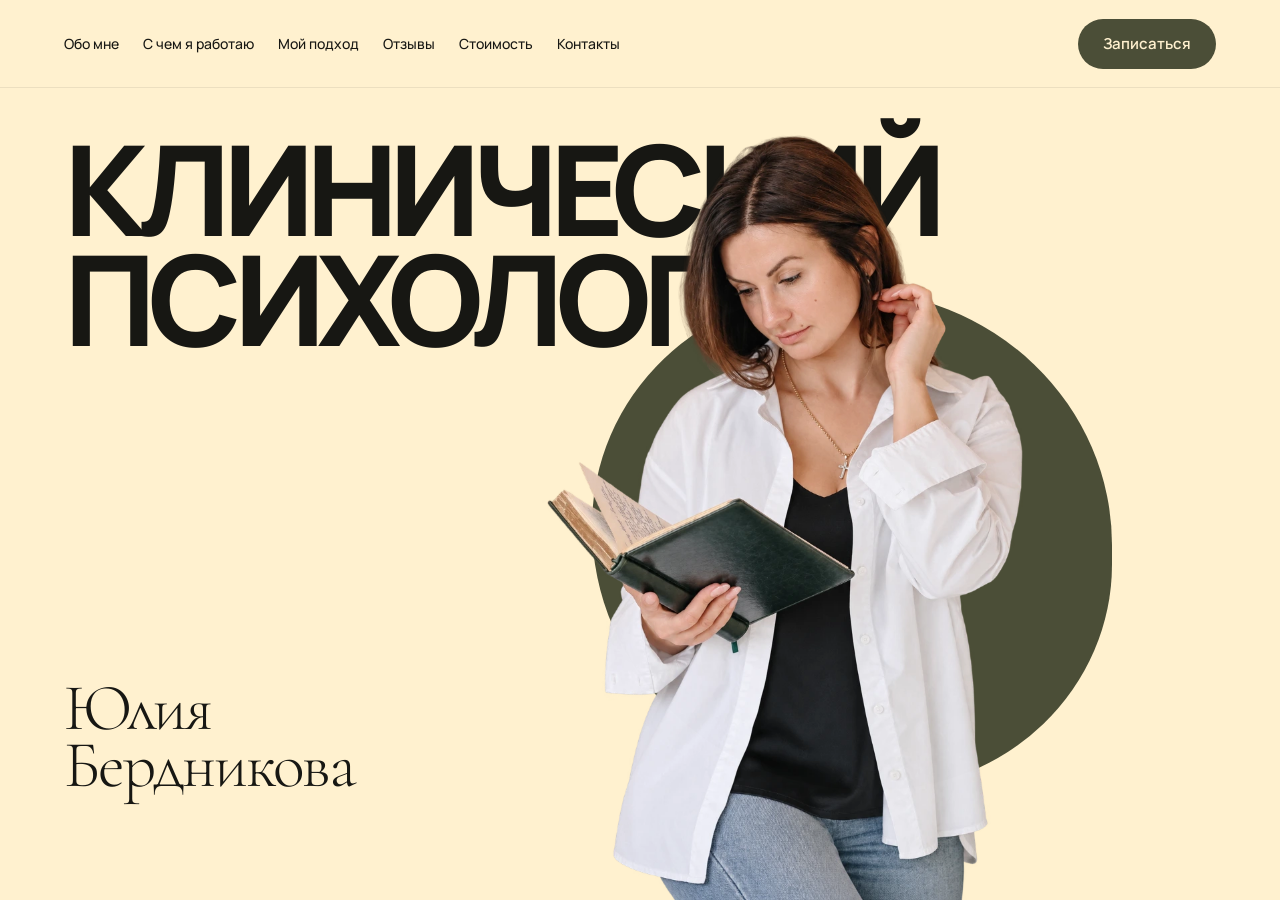
<file: hero-preview/02/index.html>
<!doctype html>
<html lang="ru">
  <head>
    <meta charset="UTF-8" />
    <meta name="viewport" content="width=device-width, initial-scale=1.0" />
    <meta name="robots" content="noindex, nofollow, noimageindex" />
    <title>Предпросмотр первого экрана — вариант 02</title>
    <link rel="icon" href="data:image/svg+xml,<svg xmlns=%22http://www.w3.org/2000/svg%22 viewBox=%220 0 64 64%22><rect width=%2264%22 height=%2264%22 rx=%2216%22 fill=%22%234c5137%22/><text x=%2232%22 y=%2242%22 text-anchor=%22middle%22 font-size=%2232%22 fill=%22%23fff0c9%22>Ю</text></svg>" />
    <link rel="preconnect" href="https://fonts.googleapis.com" />
    <link rel="preconnect" href="https://fonts.gstatic.com" crossorigin />
    <link href="https://fonts.googleapis.com/css2?family=Bad+Script&family=Cormorant+Garamond:wght@300;400&family=Manrope:wght@400;500;600;800&display=swap" rel="stylesheet" />
    <link rel="stylesheet" href="../shared/site.css" />
    <link rel="stylesheet" href="../shared/preview.css" />
    <link rel="stylesheet" href="variant.css" />
  </head>
  <body class="variant-02">
    <header class="hero" id="top">
      <nav class="nav shell" aria-label="Основная навигация (демо)">
        <a class="brand-mobile">ЮБ</a>
        <div class="nav-links" id="nav-links">
          <a>Обо мне</a><a>С чем я работаю</a><a>Мой подход</a><a>Отзывы</a><a>Стоимость</a><a>Контакты</a>
        </div>
        <span class="button button-small is-demo" role="button" aria-disabled="true" title="Демонстрационная кнопка — запись в предпросмотре отключена">Записаться</span>
        <button class="menu-button" type="button" disabled aria-label="Меню (демо)"><span></span><span></span></button>
      </nav>
      <div class="hero-main shell">
        <div class="hero-copy reveal">
          <h1><span>КЛИНИЧЕСКИЙ</span><span>ПСИХОЛОГ</span></h1>
          <h2 class="hero-name"><span>Юлия</span><span>Бердникова</span></h2>
        </div>
        <div class="hero-accent" aria-hidden="true"></div>
        <div class="hero-art reveal" aria-label="Портрет Юлии Бердниковой">
          <img class="hero-portrait"
            src="../img/hero-02-768.webp"
            srcset="../img/hero-02-512.webp 512w, ../img/hero-02-768.webp 768w, ../img/hero-02-1024.webp 1024w"
            sizes="(max-width: 760px) min(400px, 100vw), (max-width: 1050px) 473px, 513px"
            width="1024" height="1536" alt="Юлия Бердникова с книгой, вариант 02" fetchpriority="high" />
        </div>
      </div>
    </header>
  </body>
</html>
</file>
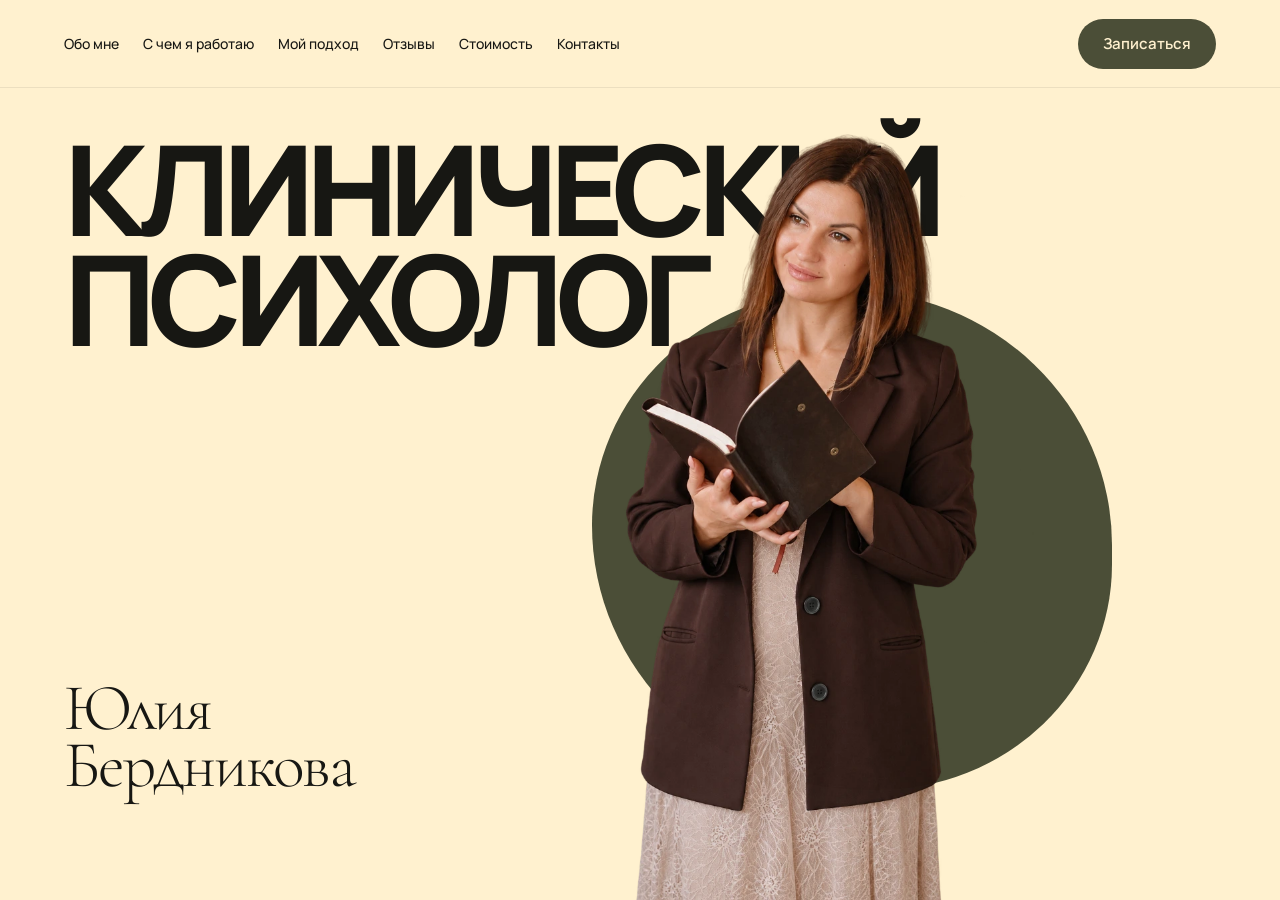
<file: hero-preview/03/index.html>
<!doctype html>
<html lang="ru">
  <head>
    <meta charset="UTF-8" />
    <meta name="viewport" content="width=device-width, initial-scale=1.0" />
    <meta name="robots" content="noindex, nofollow, noimageindex" />
    <title>Предпросмотр первого экрана — вариант 03</title>
    <link rel="icon" href="data:image/svg+xml,<svg xmlns=%22http://www.w3.org/2000/svg%22 viewBox=%220 0 64 64%22><rect width=%2264%22 height=%2264%22 rx=%2216%22 fill=%22%234c5137%22/><text x=%2232%22 y=%2242%22 text-anchor=%22middle%22 font-size=%2232%22 fill=%22%23fff0c9%22>Ю</text></svg>" />
    <link rel="preconnect" href="https://fonts.googleapis.com" />
    <link rel="preconnect" href="https://fonts.gstatic.com" crossorigin />
    <link href="https://fonts.googleapis.com/css2?family=Bad+Script&family=Cormorant+Garamond:wght@300;400&family=Manrope:wght@400;500;600;800&display=swap" rel="stylesheet" />
    <link rel="stylesheet" href="../shared/site.css" />
    <link rel="stylesheet" href="../shared/preview.css" />
    <link rel="stylesheet" href="variant.css" />
  </head>
  <body class="variant-03">
    <header class="hero" id="top">
      <nav class="nav shell" aria-label="Основная навигация (демо)">
        <a class="brand-mobile">ЮБ</a>
        <div class="nav-links" id="nav-links">
          <a>Обо мне</a><a>С чем я работаю</a><a>Мой подход</a><a>Отзывы</a><a>Стоимость</a><a>Контакты</a>
        </div>
        <span class="button button-small is-demo" role="button" aria-disabled="true" title="Демонстрационная кнопка — запись в предпросмотре отключена">Записаться</span>
        <button class="menu-button" type="button" disabled aria-label="Меню (демо)"><span></span><span></span></button>
      </nav>
      <div class="hero-main shell">
        <div class="hero-copy reveal">
          <h1><span>КЛИНИЧЕСКИЙ</span><span>ПСИХОЛОГ</span></h1>
          <h2 class="hero-name"><span>Юлия</span><span>Бердникова</span></h2>
        </div>
        <div class="hero-accent" aria-hidden="true"></div>
        <div class="hero-art reveal" aria-label="Портрет Юлии Бердниковой">
          <img class="hero-portrait"
            src="../img/hero-03-768.webp"
            srcset="../img/hero-03-512.webp 512w, ../img/hero-03-768.webp 768w, ../img/hero-03-1024.webp 1024w"
            sizes="(max-width: 760px) min(400px, 100vw), (max-width: 1050px) 473px, 513px"
            width="1024" height="1536" alt="Юлия Бердникова с книгой, вариант 03" fetchpriority="high" />
        </div>
      </div>
    </header>
  </body>
</html>
</file>
<file: styles.css>
:root{--cream:#fff1cf;--graphite:#171713;--olive:#4b4e37;--sand:#d8ccac;--taupe:#a89785;--white:#fffdf8;--radius:28px;--pad:64px}*{box-sizing:border-box}html{scroll-behavior:smooth}body{margin:0;background:var(--cream);color:var(--graphite);font-family:Manrope,Arial,sans-serif;font-size:16px;line-height:1.55}img{display:block;max-width:100%}a{color:inherit;text-decoration:none}button{font:inherit}.shell{width:min(100% - 2*var(--pad),1312px);margin-inline:auto}.section{padding:90px 0;overflow:hidden}.section h2,.hero h1,.footer h2{font-family:"Cormorant Garamond",serif;font-weight:300;letter-spacing:-.02em;line-height:.93;margin:0}.section h2{font-size:76px}.eyebrow,.support-line{text-transform:uppercase;letter-spacing:.12em;font-size:13px;font-weight:600}.button{display:inline-flex;align-items:center;justify-content:center;min-height:56px;padding:16px 28px;border-radius:999px;background:var(--olive);color:var(--cream);font-weight:600;font-size:15px;transition:transform .2s,background .2s}.button:hover{transform:translateY(-2px);background:#393c2a}.button.light{background:var(--cream);color:var(--graphite)}.button-small{min-height:50px;padding:13px 25px}.micro{font-size:13px;color:var(--taupe)}.hero{background:var(--cream);min-height:944px;overflow:hidden}.nav{height:88px;display:flex;align-items:center;justify-content:space-between;gap:24px}.nav-links{display:flex;gap:24px;font-size:14px;font-weight:500}.nav-links a:hover{text-decoration:underline}.brand-mobile,.menu-button{display:none}.hero-main{display:grid;grid-template-columns:minmax(0,620px) minmax(0,1fr);gap:64px;align-items:center;min-height:839px}.hero-copy{padding-bottom:80px}.hero h1{font-size:98px;margin:28px 0 26px}.hero .lead{font-size:18px;line-height:1.55;max-width:560px;margin:0 0 28px}.hero-copy .micro{max-width:500px;margin-top:24px}.hero-art{position:relative;height:663px}.hero-olive{position:absolute;inset:8px 6px auto 12px;width:610px;height:640px}.hero-wave{position:absolute;left:20px;top:440px;width:570px}.hero-photo{position:absolute;left:220px;top:88px;width:355px;height:470px;object-fit:cover;border-radius:180px 180px 28px 28px}.hero-cutout{position:absolute;left:97px;top:8px;width:470px;height:640px;object-fit:contain}.script-note{position:absolute;left:338px;top:410px;color:var(--cream);font:28px/1.3 "Bad Script",cursive;transform:rotate(5deg)}.experience{position:absolute;left:0;top:486px;width:154px;height:154px;display:grid;place-items:center;color:var(--olive)}.experience img{position:absolute;inset:0}.experience strong{font:300 30px "Cormorant Garamond",serif;margin-top:-14px}.experience span{font-size:13px;margin-top:49px}.requests,.reviews{background:var(--graphite);color:var(--cream)}.split-heading{display:grid;grid-template-columns:1.25fr .85fr;gap:90px;align-items:start;margin-bottom:56px}.split-heading>p,.split-heading>div>p:first-child{font-size:18px;max-width:540px;margin-top:22px}.support-line{color:var(--sand);margin-top:20px!important}.request-grid{display:grid;grid-template-columns:repeat(3,1fr);gap:24px}.request-card{height:410px;border-radius:var(--radius);padding:28px;position:relative;overflow:hidden;border:1px solid rgba(23,23,19,.14)}.request-card h3{font-size:26px;line-height:1.15;margin:0 0 14px;max-width:330px}.request-card ul{list-style:none;padding:0;margin:0;line-height:1.5;font-size:15px}.request-card li::before{content:"• ";}.request-card img{position:absolute;right:-8px;bottom:-8px;width:230px;height:180px;object-fit:contain}.request-card>div{position:relative;z-index:1}.request-card.cream{background:var(--cream);color:var(--graphite)}.request-card.sand{background:var(--sand);color:var(--graphite)}.request-card.olive{background:var(--olive);color:var(--cream)}.requests-note{margin-top:24px;border:1px solid var(--olive);border-radius:var(--radius);min-height:118px;padding:24px 32px;display:flex;align-items:center;justify-content:space-between}.requests-note p{font-size:18px;margin:0}.about{background:var(--white)}.about-grid{display:grid;grid-template-columns:1fr 1fr;gap:100px;align-items:center}.about-art{position:relative;height:790px}.about-shape{position:absolute;width:90%;left:0;top:65px}.about-photo{position:absolute;left:104px;top:30px;width:520px;height:760px;object-fit:cover;border-radius:260px 260px 24px 24px}.about-contour{position:absolute;inset:0;width:100%;height:100%}.about-copy h2{margin:22px 0 34px}.about-copy>p:not(.eyebrow){max-width:520px;margin:0 0 20px}.lead-small{font-size:19px;font-weight:500}.text-link{display:inline-flex;gap:14px;margin-top:22px;border-bottom:1px solid var(--olive);padding-bottom:8px;font-weight:600}.services{background:var(--graphite);color:var(--cream)}.service-grid{display:grid;grid-template-columns:1.1fr .9fr;gap:24px}.service-card{min-height:650px;border-radius:var(--radius);padding:44px;display:flex;flex-direction:column;align-items:flex-start}.service-card h3{font:300 64px/.95 "Cormorant Garamond",serif;margin:30px 0}.service-card>p:not(.eyebrow,.micro){font-size:18px;max-width:570px}.light-card{background:var(--cream);color:var(--graphite)}.dark-card{background:var(--olive)}.pill{border:1px solid currentColor;border-radius:999px;padding:10px 18px;font-size:12px;text-transform:uppercase;letter-spacing:.07em;margin:20px 0 28px}.service-card .button{margin-top:auto}.approach{background:var(--cream)}.approach-grid{display:grid;grid-template-columns:500px 1fr;gap:36px;align-items:center}.mascot-stage{height:690px;position:relative}.mascot-stage .oval{position:absolute;left:28px;top:60px;width:430px;height:580px;border-radius:50%;background:var(--olive)}.mascot-stage img{position:absolute;left:62px;top:48px;width:382px;height:585px;object-fit:contain}.approach h2{margin:24px 0}.approach-lead{font-size:18px;max-width:700px}.principles{display:grid;grid-template-columns:repeat(3,1fr);gap:16px;margin-top:46px}.principles article{background:rgba(255,255,255,.55);border:1px solid var(--sand);border-radius:20px;padding:26px 22px;min-height:225px}.principles h3{font:300 31px/1 "Cormorant Garamond",serif;margin:0 0 22px}.principles p{font-size:14px}.process{background:var(--graphite);color:var(--cream)}.process-wrap{position:relative;min-height:500px;margin-top:20px}.process-line{position:absolute;left:30px;right:230px;top:62px;width:calc(100% - 250px);height:140px}.process-grid{display:grid;grid-template-columns:repeat(4,1fr);gap:20px;padding-right:210px;position:relative;z-index:1}.process-grid article{min-height:240px;background:rgba(255,241,207,.08);border:1px solid rgba(255,241,207,.18);border-radius:20px;padding:28px 24px}.process-grid span{display:block;width:15px;height:15px;border-radius:50%;background:var(--cream);margin-bottom:55px}.process-grid h3{font:300 30px/1 "Cormorant Garamond",serif;margin:0 0 16px}.process-grid p{font-size:14px;color:var(--sand)}.process-mascot{position:absolute;right:-10px;bottom:-30px;width:280px;height:458px;object-fit:contain}.education{background:var(--cream)}.education-grid{display:grid;grid-template-columns:1fr 1fr;gap:80px}.education h2{margin-bottom:35px}.education-grid>div:first-child>p{max-width:590px}.education-list{border-top:1px solid var(--taupe)}.education-list article{padding:32px 0;border-bottom:1px solid var(--taupe)}.education-list h3{font:300 32px/1.12 "Cormorant Garamond",serif;margin:10px 0}.education-list p{margin:0}.reviews-head{display:grid;grid-template-columns:1fr .75fr 180px;gap:70px;align-items:end}.reviews-head>p{font-size:18px}.rating strong{display:block;font:300 72px/1 "Cormorant Garamond",serif}.rating span{font-size:13px;color:var(--sand)}.review-grid{display:grid;grid-template-columns:1.5fr .9fr;gap:24px;margin-top:55px}.review-main,.review-side{margin:0;border-radius:var(--radius);padding:44px}.review-main{background:var(--cream);color:var(--graphite)}.review-main q{display:block;font:300 38px/1.18 "Cormorant Garamond",serif;margin:38px 0 45px}.review-main footer,.review-side span{font-size:13px}.review-side{background:var(--sand);color:var(--graphite);font-size:20px}.office{background:var(--white)}.office-gallery{display:grid;grid-template-columns:1.45fr 1fr 1fr;grid-template-rows:300px 300px 300px;gap:24px}.photo{border:0;padding:0;background:transparent;overflow:hidden;border-radius:20px;cursor:zoom-in}.photo img{width:100%;height:100%;object-fit:cover;transition:transform .4s}.photo:hover img{transform:scale(1.025)}.photo-main{grid-row:span 2}.photo-tall{grid-row:span 2}.gallery-hint{font-size:13px;color:var(--taupe);margin-top:28px}.faq{background:var(--white)}.faq-grid{display:grid;grid-template-columns:.8fr 1.2fr;gap:80px}.faq-intro h2{margin-bottom:46px}.faq-intro>p{max-width:500px;font-size:18px}.faq-intro img{width:170px;margin-top:110px}.accordion details{border-bottom:1px solid var(--taupe);padding:0}.accordion summary{list-style:none;font:300 30px/1.2 "Cormorant Garamond",serif;padding:25px 50px 25px 0;cursor:pointer;position:relative}.accordion summary::-webkit-details-marker{display:none}.accordion summary::after{content:"+";position:absolute;right:5px;color:var(--olive)}.accordion details[open] summary::after{content:"−"}.accordion details p{max-width:650px;margin:0 0 26px;line-height:1.6}.contact{background:var(--olive);color:var(--cream);padding:54px 0;min-height:940px}.contact-grid{display:grid;grid-template-columns:1fr 1fr;align-items:center;min-height:832px}.contact h2{font-size:94px}.contact-grid>div:first-child>p{font-size:18px;max-width:590px;margin:52px 0 56px}.contact-link{display:block;text-decoration:underline;margin-top:32px}.contact-art{height:820px;position:relative}.contact-backdrop{position:absolute;inset:0;width:100%;height:100%}.contact-photo{position:absolute;left:82px;top:50px;width:500px;height:730px;object-fit:cover;border-radius:250px}.contact-contour{position:absolute;left:56px;top:26px;width:548px;height:776px}.footer{background:var(--cream);padding:56px 0 32px}.footer .shell{border-top:1px solid var(--olive);padding-top:50px}.footer-grid{display:grid;grid-template-columns:1.1fr 1.1fr 1fr .8fr;gap:50px}.footer h2{font-size:58px;margin:0 0 18px}.footer-grid>div:not(:first-child){display:flex;flex-direction:column;gap:14px;font-size:14px}.footer-grid a:hover{text-decoration:underline}.footer-grid p{margin:0}.footer-bottom{border-top:1px solid var(--taupe);margin-top:70px;padding-top:28px;display:flex;justify-content:space-between;color:var(--taupe);font-size:13px}.lightbox{border:0;padding:0;background:transparent;max-width:min(92vw,1200px);max-height:90vh}.lightbox::backdrop{background:rgba(23,23,19,.88)}.lightbox img{max-height:88vh;border-radius:16px}.lightbox button{position:fixed;right:28px;top:18px;border:0;background:none;color:white;font-size:50px;cursor:pointer}.reveal{opacity:1;transform:none}.reveal.visible{opacity:1;transform:none}
@media(max-width:1050px){:root{--pad:32px}.nav-links{gap:14px}.hero{min-height:auto}.hero-main{grid-template-columns:1fr 1fr;gap:20px;min-height:760px}.hero h1{font-size:76px}.hero-art{transform:scale(.82);transform-origin:center}.section h2{font-size:62px}.request-grid{grid-template-columns:repeat(2,1fr)}.about-grid{gap:45px}.about-art{transform:scale(.86);transform-origin:left center}.service-card h3{font-size:50px}.approach-grid{grid-template-columns:380px 1fr}.mascot-stage{transform:scale(.8);transform-origin:left center}.principles{grid-template-columns:1fr}.principles article{min-height:auto}.process-grid{grid-template-columns:repeat(2,1fr);padding-right:250px}.office-gallery{grid-template-columns:1fr 1fr}.photo-main,.photo-tall{grid-row:span 1}.reviews-head{grid-template-columns:1fr 1fr}.rating{grid-column:2}.footer-grid{grid-template-columns:1fr 1fr}}
@media(max-width:760px){:root{--pad:20px}.section{padding:64px 0}.section h2{font-size:49px}.nav{height:72px;position:relative;z-index:20}.brand-mobile,.menu-button{display:block}.brand-mobile{font:300 26px "Cormorant Garamond",serif}.menu-button{width:42px;height:42px;border:1px solid var(--olive);border-radius:50%;background:transparent;position:relative}.menu-button span{position:absolute;left:11px;width:18px;height:1px;background:var(--graphite)}.menu-button span:first-child{top:16px}.menu-button span:last-child{top:23px}.nav>.button{display:none}.nav-links{display:none;position:absolute;left:0;right:0;top:64px;background:var(--cream);border:1px solid var(--sand);border-radius:18px;padding:24px;flex-direction:column}.nav-links.open{display:flex}.hero-main{display:block;min-height:0;padding-top:42px}.hero-copy{padding-bottom:20px}.hero h1{font-size:64px}.hero-art{height:610px;transform:scale(.72);transform-origin:top left;width:620px}.split-heading,.about-grid,.service-grid,.approach-grid,.education-grid,.faq-grid,.contact-grid,.reviews-head,.review-grid{grid-template-columns:1fr;gap:40px}.split-heading{margin-bottom:40px}.request-grid{grid-template-columns:1fr}.request-card{height:390px}.requests-note{align-items:flex-start;flex-direction:column;gap:20px}.about-art{height:620px;transform:scale(.75);transform-origin:top left;width:680px}.service-card{min-height:560px;padding:30px}.service-card h3{font-size:46px}.approach-grid{gap:0}.mascot-stage{height:520px;transform:scale(.72);transform-origin:top left}.principles{grid-template-columns:1fr}.process-grid{grid-template-columns:1fr;padding:0 0 440px}.process-line{display:none}.process-mascot{right:50%;transform:translateX(50%);bottom:0}.education-grid{gap:50px}.reviews-head .rating{grid-column:auto}.review-main,.review-side{padding:28px}.review-main q{font-size:31px}.office-gallery{display:grid;grid-template-columns:1fr;grid-template-rows:none}.photo{height:260px}.faq-intro img{display:none}.contact{min-height:0}.contact h2{font-size:68px}.contact-art{height:600px;transform:scale(.76);transform-origin:top left;width:650px}.footer-grid{grid-template-columns:1fr;gap:40px}.footer-bottom{align-items:flex-start;flex-direction:column;gap:10px}}
@media(prefers-reduced-motion:reduce){html{scroll-behavior:auto}.reveal{opacity:1;transform:none;transition:none}.button,.photo img{transition:none}}

/* Hero experience badge: matches the approved reference. */
.experience{
  display:flex;
  flex-direction:column;
  align-items:center;
  justify-content:center;
  gap:12px;
  background:var(--cream);
  border:1px solid var(--olive);
  border-radius:50%;
  z-index:5;
}
.experience strong{
  margin:0;
  font:300 32px/1 "Cormorant Garamond",serif;
}
.experience span{
  margin:0;
  font-size:14px;
}
.faq-intro{align-self:start}

/* Requested refinements. */
@media(min-width:1051px){
  .hero{min-height:820px}
  .hero-main{min-height:732px}
  .hero-copy{padding-bottom:35px}
}
.process-line{display:none!important}
html.js .scroll-card{
  opacity:0;
  transform:translateY(42px);
  transition:opacity .7s ease var(--delay),transform .7s cubic-bezier(.22,.61,.36,1) var(--delay);
}
html.js .scroll-card.visible{opacity:1;transform:none}
/* Online booking panel (YCLIENTS). */
html.booking-open,html.booking-open body{overflow:hidden}
.booking-dialog{position:fixed;inset:0 0 0 auto;width:min(480px,100vw);max-width:100vw;height:100vh;height:100dvh;max-height:none;margin:0;padding:0;border:0;border-radius:24px 0 0 24px;background:var(--cream);color:var(--graphite);box-shadow:-24px 0 80px rgba(23,23,19,.28);overflow:hidden}
.booking-dialog[open]{animation:booking-in .32s cubic-bezier(.22,.61,.36,1)}
.booking-dialog::backdrop{background:rgba(23,23,19,.66);backdrop-filter:blur(3px)}
@keyframes booking-in{from{transform:translateX(40px);opacity:0}to{transform:none;opacity:1}}
.booking-panel{display:grid;grid-template-rows:auto minmax(0,1fr) auto;height:100%}
.booking-head{display:flex;align-items:flex-start;justify-content:space-between;gap:16px;padding:22px 22px 18px 28px;border-bottom:1px solid var(--sand)}
.booking-head .eyebrow{margin:0 0 8px;color:var(--olive);font-size:12px}
.booking-head h2{margin:0;font:300 34px/1 "Cormorant Garamond",Georgia,serif;letter-spacing:-.01em}
.booking-close{flex:none;width:44px;height:44px;border:1px solid var(--olive);border-radius:50%;background:transparent;color:var(--olive);font-size:28px;line-height:1;cursor:pointer;transition:background .2s,color .2s}
.booking-close:hover{background:var(--olive);color:var(--cream)}
.booking-body{position:relative;min-height:0;background:var(--white)}
.booking-frame{display:block;width:100%;height:100%;border:0;background:var(--white)}
.booking-status{position:absolute;inset:0 0 auto;margin:0;padding:28px;color:var(--olive);font-size:14px;pointer-events:none}
.booking-dialog.is-loaded .booking-status{display:none}
.booking-dialog.is-slow .booking-status{position:static;padding:16px 28px;border-bottom:1px solid var(--sand);background:var(--cream);pointer-events:auto}
.booking-dialog.is-slow .booking-body{display:flex;flex-direction:column}
.booking-dialog.is-slow .booking-frame{flex:1;height:auto;min-height:0}
.booking-foot{display:flex;flex-wrap:wrap;align-items:center;justify-content:space-between;gap:8px 16px;padding:14px 28px calc(14px + env(safe-area-inset-bottom));border-top:1px solid var(--sand);font-size:13px}
.booking-foot p{margin:0;flex:1 1 220px;color:var(--olive)}
.booking-external{font-weight:600;text-decoration:underline;text-underline-offset:3px;white-space:nowrap}
.booking-close:focus-visible,.booking-external:focus-visible,[data-booking-open]:focus-visible{outline:2px solid var(--olive);outline-offset:3px}
.light[data-booking-open]:focus-visible{outline-color:var(--cream)}
@media(max-width:760px){
  .booking-dialog{width:100vw;border-radius:0;box-shadow:none}
  .booking-dialog[open]{animation-name:booking-up}
  .booking-head{padding:calc(14px + env(safe-area-inset-top)) 16px 14px 20px}
  .booking-head h2{font-size:28px}
  .booking-foot{padding-inline:20px}
  .booking-status,.booking-dialog.is-slow .booking-status{padding-inline:20px}
}
@keyframes booking-up{from{transform:translateY(24px);opacity:0}to{transform:none;opacity:1}}
@media(prefers-reduced-motion:reduce){.booking-dialog[open]{animation:none}}
@media(prefers-reduced-motion:reduce){html.js .scroll-card{opacity:1;transform:none;transition:none}}

/* Interactive education document viewer. */
.education-interactive{display:grid;grid-template-columns:minmax(0,45fr) minmax(0,55fr);gap:56px;align-items:start}
.education-content h2{margin-bottom:30px}
.education-experience{margin:-10px 0 2px;font:300 34px/1.1 "Cormorant Garamond",serif;color:var(--olive)}
.education-experience-note{margin:0 0 24px;font-size:12px;color:var(--taupe)}
.education-intro{max-width:540px;margin:0 0 30px;font-size:17px}
.education-options{border-top:1px solid var(--taupe)}
.education-option{padding:22px 0;border-bottom:1px solid var(--taupe);transition:padding .2s ease}
.education-option.active{padding-left:18px;border-left:3px solid var(--olive)}
.qualification-select{display:block;width:100%;padding:0;border:0;background:none;color:inherit;text-align:left;cursor:pointer}
.qualification-select span,.experience-option span{display:block;margin-bottom:8px}
.qualification-select strong,.experience-option strong{display:block;font:300 27px/1.08 "Cormorant Garamond",serif}
.qualification-select small,.experience-option small{display:block;margin-top:8px;font-size:12px;line-height:1.5}
.qualification-select:focus-visible,.document-switches button:focus-visible,.viewer-controls button:focus-visible,.viewer-expand:focus-visible,.document-preview:focus-visible,.document-zoom-controls button:focus-visible,.document-modal-navigation button:focus-visible{outline:2px solid var(--olive);outline-offset:4px}
.document-switches{display:flex;flex-wrap:wrap;gap:8px;margin-top:14px}
.document-switches button,.viewer-controls button,.viewer-expand,.document-modal-navigation button{border:1px solid var(--olive);border-radius:999px;background:transparent;color:var(--olive);padding:8px 14px;font-size:12px;cursor:pointer;transition:background .2s,color .2s}
.document-switches button:hover,.document-switches button.active,.viewer-controls button:hover,.viewer-expand:hover{background:var(--olive);color:var(--cream)}
.document-viewer{position:sticky;top:20px;border:1px solid rgba(75,78,55,.32);border-radius:24px;background:rgba(255,253,248,.55);padding:24px}
.document-viewer-head{min-height:106px;display:flex;align-items:flex-start;justify-content:space-between;gap:22px;margin-bottom:18px}
.document-viewer-head .eyebrow{margin:0 0 6px}
.document-viewer-head h3{font:300 34px/1.05 "Cormorant Garamond",serif;margin:0}
.document-viewer-head p:last-child{margin:8px 0 0;font-size:13px;color:var(--olive)}
.viewer-expand{flex:0 0 auto}
.document-preview{display:grid;place-items:center;width:100%;height:600px;padding:18px;border:0;border-radius:16px;background:#e8e2d8;cursor:zoom-in;overflow:hidden}
.document-preview img{width:100%;height:100%;object-fit:contain}
.viewer-controls{display:flex;align-items:center;justify-content:space-between;gap:14px;margin-top:18px}
.viewer-controls span{font-size:12px;color:var(--taupe)}
.document-modal{width:100vw;height:100vh;max-width:none;max-height:none;margin:0;padding:0;border:0;background:var(--graphite);color:var(--cream)}
.document-modal::backdrop{background:var(--graphite)}
.document-modal-panel{height:100%;display:grid;grid-template-rows:auto minmax(0,1fr) auto;padding:20px 28px}
.document-modal-toolbar{display:flex;align-items:center;justify-content:space-between;gap:24px;padding-bottom:16px}
.document-modal-toolbar .eyebrow{margin:0 0 4px;color:var(--sand)}
.document-modal-toolbar h2{font:300 30px/1 "Cormorant Garamond",serif;margin:0}
.document-zoom-controls{display:flex;align-items:center;gap:8px}
.document-zoom-controls button{min-width:42px;height:42px;border:1px solid var(--sand);border-radius:50%;background:transparent;color:var(--cream);cursor:pointer}
.document-zoom-controls #document-zoom-reset{width:auto;border-radius:999px;padding:0 14px;font-size:12px}
.document-modal-close{font-size:28px!important;margin-left:8px}
.document-pan-area{position:relative;overflow:auto;display:grid;place-items:center;min-height:0;border-radius:16px;background:#292921;cursor:grab;overscroll-behavior:contain}
.document-pan-area.dragging{cursor:grabbing;user-select:none}
.document-pan-area img{display:block;max-width:none;max-height:none;width:auto;height:auto;transform-origin:center;transition:width .18s ease}
.document-modal-navigation{display:flex;align-items:center;justify-content:center;gap:28px;padding-top:16px}
.document-modal-navigation button{border-color:var(--sand);color:var(--cream)}
.document-modal-navigation button:hover{background:var(--cream);color:var(--graphite)}
.document-modal-navigation span{font-size:12px;color:var(--sand)}
@media(max-width:1050px){.education-interactive{grid-template-columns:1fr;gap:44px}.document-viewer{position:relative;top:auto}.document-preview{height:580px}}
@media(max-width:760px){.education-interactive{gap:34px}.education-content h2{font-size:48px}.education-option{padding:18px 0}.education-option.active{padding-left:12px}.qualification-select strong,.experience-option strong{font-size:25px}.document-switches button{min-height:42px;padding:9px 16px}.document-viewer{padding:14px;border-radius:18px}.document-viewer-head{min-height:0;display:block;margin-bottom:14px}.document-viewer-head h3{font-size:29px}.viewer-expand{margin-top:14px}.document-preview{height:430px;padding:10px}.viewer-controls button{padding:8px 11px}.document-modal-panel{padding:12px}.document-modal-toolbar{align-items:flex-start}.document-modal-toolbar h2{font-size:22px}.document-zoom-controls{flex-wrap:wrap;justify-content:flex-end}.document-zoom-controls button{min-width:38px;height:38px}.document-modal-navigation{gap:10px}.document-modal-navigation button{padding:8px 10px}.document-pan-area{border-radius:12px}}

/* Reviews carousel keeps every existing review readable and swipeable. */
.review-carousel{margin-top:55px;outline:none}
.review-carousel-controls{display:flex;align-items:center;justify-content:flex-end;gap:12px;margin-bottom:18px}
.review-carousel-controls button{display:grid;place-items:center;width:48px;height:48px;padding:0;border:1px solid var(--sand);border-radius:50%;background:transparent;color:var(--cream);font-size:23px;cursor:pointer;transition:background .2s,color .2s}
.review-carousel-controls button:hover{background:var(--cream);color:var(--graphite)}
.review-carousel-controls button:focus-visible,.review-carousel:focus-visible{outline:2px solid var(--cream);outline-offset:4px}
.review-carousel-controls span{min-width:52px;text-align:center;font-size:12px;color:var(--sand)}
.review-viewport{overflow-x:auto;scroll-snap-type:x mandatory;scroll-behavior:smooth;overscroll-behavior-x:contain;scrollbar-width:none;-webkit-overflow-scrolling:touch}
.review-viewport::-webkit-scrollbar{display:none}
.review-track{display:flex;align-items:stretch}
.review-slide{flex:0 0 100%;min-width:0;min-height:360px;scroll-snap-align:start;scroll-snap-stop:always}
.review-side.review-slide{display:flex;flex-direction:column;justify-content:center}
.review-side.review-slide span{margin-top:30px}
@media(max-width:760px){.education-experience{font-size:29px;margin-top:-8px}.review-carousel{margin-top:38px}.review-carousel-controls{justify-content:space-between}.review-carousel-controls button{width:44px;height:44px}.review-slide{min-height:390px}.review-main.review-slide,.review-side.review-slide{padding:28px}.review-main.review-slide q{font-size:31px}}
@media(prefers-reduced-motion:reduce){.review-viewport{scroll-behavior:auto}}

/* Hero hierarchy: profession first, portrait second, name as a compact signature. */
.hero{position:relative;min-height:900px;background:var(--cream);color:var(--graphite);overflow:hidden}
.hero::after{content:"";position:absolute;left:0;right:0;bottom:0;height:13px;background:var(--olive)}
.hero .nav{position:relative;z-index:10;color:var(--graphite)}
.hero .nav-links a{color:var(--graphite)}
.hero .nav>.button{background:var(--olive);color:var(--cream)}
.hero .nav>.button:hover{background:#393c2a}
.hero-main{position:relative;display:block;min-height:812px;padding-top:0}
.hero-copy{position:absolute;inset:52px 0 auto;z-index:1;width:100%;padding:0;color:var(--graphite);text-align:left;pointer-events:none}
.hero h1{margin:0;font:800 clamp(106px,9.8vw,148px)/.78 Manrope,Arial,sans-serif;letter-spacing:-.065em}
.hero h1 span{display:block;white-space:nowrap;animation:heroTypeIn .7s ease both}
.hero h1 span:last-child{margin-top:12px}
.hero-name{position:absolute;left:0;top:540px;z-index:4;margin:0;font:300 66px/.86 "Cormorant Garamond",serif;letter-spacing:-.03em;color:var(--graphite);animation:heroTypeIn .7s .16s ease both}
.hero-name span{display:block}
.hero-accent{position:absolute;z-index:0;right:9%;top:202px;width:520px;height:500px;border-radius:48% 52% 46% 54%;background:var(--olive)}
.hero-art{position:absolute;z-index:3;right:9%;bottom:0;width:min(630px,49vw);height:770px;margin:0;transform:none}
.hero-portrait{width:100%;height:100%;object-fit:contain;object-position:bottom center;animation:heroPortraitIn .9s cubic-bezier(.22,.61,.36,1) both}
.hero h1 span:first-child{animation-delay:.04s}.hero h1 span:last-child{animation-delay:.12s}
@keyframes heroPortraitIn{from{opacity:0;transform:translateY(22px)}to{opacity:1;transform:none}}
@keyframes heroTypeIn{from{opacity:0;transform:translateY(14px)}to{opacity:1;transform:none}}
@media(max-width:1050px){.hero{min-height:860px}.hero-main{min-height:772px}.hero-copy{inset:54px 0 auto}.hero h1{font-size:clamp(78px,10.7vw,108px)}.hero-name{top:460px;font-size:58px}.hero-accent{right:1%;top:190px;width:470px;height:460px}.hero-art{right:0;width:min(570px,62vw);height:710px;transform:none}}
@media(max-width:760px){.hero{min-height:880px}.hero .nav{gap:10px}.hero .nav-links{color:var(--graphite)}.hero .nav-links a{color:var(--graphite)}.hero .nav>.button{display:inline-flex;min-height:42px;margin-left:auto;padding:10px 16px}.hero .menu-button{border-color:var(--olive)}.hero .menu-button span{background:var(--olive)}.hero-main{display:block;min-height:808px;padding-top:0}.hero-copy{position:relative;inset:auto;z-index:3;padding-top:34px}.hero h1{font-size:clamp(43px,12.4vw,51px);line-height:.82;letter-spacing:-.06em}.hero h1 span:last-child{margin-top:8px}.hero-name{left:0;top:144px;font-size:47px;line-height:.84}.hero-accent{right:-45px;top:280px;width:320px;height:370px}.hero-art{left:0;right:auto;bottom:0;width:100%;height:600px;transform:none}.hero-portrait{object-position:bottom center}}
@media(prefers-reduced-motion:reduce){.hero-portrait,.hero h1 span,.hero-name{animation:none}}

/* Cross-device refinements after full responsive audit. */
@media(max-width:900px){
  .service-grid{grid-template-columns:1fr}
  .service-card{min-height:590px}
}
@media(max-width:760px){
  body.menu-open{overflow:hidden;touch-action:none}
  .section h2{font-size:clamp(42px,12vw,49px)}
  .nav{height:calc(72px + env(safe-area-inset-top));padding-top:env(safe-area-inset-top)}
  .nav-links{top:calc(64px + env(safe-area-inset-top));max-height:calc(100dvh - 84px - env(safe-area-inset-top));overflow-y:auto}
  .about-grid,.about-grid>*{min-width:0}
  .about-art{width:100%;height:clamp(480px,145vw,620px);transform:none}
  .about-shape{left:0;top:38px;width:92%;height:auto}
  .about-photo{left:12%;top:20px;width:80%;height:calc(100% - 20px);object-fit:cover}
  .about-contour{inset:0;width:100%;height:100%}
  .about-copy{width:100%}
  .service-card h3{font-size:clamp(38px,11.5vw,46px);hyphens:auto;overflow-wrap:break-word}
  .approach-grid>*{min-width:0}
  .mascot-stage{width:100%;height:520px;transform:none}
  .mascot-stage .oval{left:5%;top:46px;width:90%;height:430px}
  .mascot-stage img{left:8%;top:20px;width:84%;height:480px;object-fit:contain}
  .contact-grid,.contact-grid>*{min-width:0}
  .contact-art{width:100%;height:clamp(470px,145vw,610px);transform:none}
  .contact-backdrop{inset:0;width:100%;height:100%}
  .contact-photo{left:12%;top:5%;width:76%;height:90%;object-fit:cover}
  .contact-contour{left:8%;top:2%;width:84%;height:96%}
  .accordion summary{min-height:68px;display:flex;align-items:center;font-size:clamp(25px,8vw,30px)}
}
@media(min-width:1920px){
  .hero h1{font-size:148px}
  .section{padding-block:clamp(90px,5vw,118px)}
}

/* Five compact request areas plus a distinct call to action. */
.request-grid{grid-template-columns:repeat(2,minmax(0,1fr))}
.request-card{display:grid;grid-template-columns:minmax(0,1fr) minmax(160px,190px);gap:18px;height:auto;min-height:300px;align-items:start}
.request-card img{position:static;align-self:end;justify-self:end;width:190px;height:190px}
.request-cta{display:flex;min-height:300px;padding:24px 44px;flex-direction:column;align-items:flex-start;justify-content:center}
.request-cta h3{max-width:460px;margin:0;font:300 50px/.95 "Cormorant Garamond",serif}
.request-cta p{max-width:480px;margin:18px 0 22px;color:var(--sand);font-size:16px}
.request-cta .button{margin-top:auto}

/* One focused service instead of a vacant two-column composition. */
.service-grid{grid-template-columns:1fr}
.service-card-wide{display:grid;grid-template-columns:minmax(0,1.35fr) minmax(300px,.65fr);gap:48px;align-items:center;min-height:560px;overflow:hidden}
.service-copy{display:flex;min-width:0;height:100%;flex-direction:column;align-items:flex-start}
.service-copy>p:not(.eyebrow){font-size:18px;max-width:650px}
.service-card-wide h3{max-width:820px}
.service-copy .button{margin-top:auto}
.service-visual{position:relative;align-self:stretch;min-height:470px}
.service-oval{position:absolute;inset:7% 0 4%;border-radius:50%;background:var(--olive)}
.service-visual img{position:absolute;inset:0;width:100%;height:100%;object-fit:contain}

@media(max-width:900px){
  .request-card{grid-template-columns:minmax(0,1fr) 130px;gap:14px}
  .request-card img{width:130px;height:160px}
  .request-cta{padding-inline:28px}
  .request-cta h3{font-size:42px}
  .service-card-wide{grid-template-columns:minmax(0,1.3fr) minmax(200px,.7fr);gap:24px}
  .service-copy{min-height:0}
  .service-visual{min-height:500px}
}
@media(max-width:760px){
  .request-grid{grid-template-columns:1fr}
  .request-card{grid-template-columns:1fr;min-height:0}
  .request-card img{width:160px;height:135px;margin-top:-26px}
  .request-cta{min-height:0;padding:32px 8px 8px}
  .request-cta h3{font-size:44px}
  .request-cta p{margin-block:20px 24px}
  .request-cta .button{margin-top:0}
  .service-card-wide{display:grid;grid-template-columns:1fr;min-height:0;padding:30px}
  .service-copy{min-height:0}
  .service-card-wide h3{font-size:clamp(34px,10vw,40px);hyphens:none;overflow-wrap:normal}
  .service-visual{display:none}
}

/* Education section: site palette, original documents and controls. */
#education .education-interactive {
  grid-template-columns: minmax(0, 45fr) minmax(0, 55fr);
  column-gap: clamp(24px, 4vw, 64px);
  row-gap: 36px;
}
.education-heading {
  grid-column: 1 / -1;
  display: grid;
  grid-template-columns: minmax(0, 3fr) minmax(0, 1fr);
  align-items: end;
  gap: 32px;
  padding-bottom: 30px;
  border-bottom: 1px solid var(--sand);
}
.education-heading .eyebrow { color: var(--olive); margin: 0 0 16px; }
#education .education-heading h2 { margin: 0; font-size: clamp(44px, 5.4vw, 76px); }
.education-heading .education-intro { max-width: 57ch; margin: 20px 0 0; }
.education-credentials { border-left: 1px solid var(--sand); padding-left: 24px; }
.education-credentials .education-experience { margin: 0; font: 500 14px/1.35 Manrope, Arial, sans-serif; }
.education-credentials strong { display: block; margin-bottom: 5px; font: 400 55px/.95 "Cormorant Garamond", Georgia, serif; }
.education-credentials .education-experience-note { margin: 9px 0 0; color: var(--olive); }
#education .education-options { display: grid; gap: 10px; border: 0; }
#education .education-option {
  background: transparent; border: 1px solid var(--sand);
  border-radius: 16px; padding: 16px 18px; transition: background .2s;
}
#education .education-option.active { background: var(--white); border-color: var(--olive); }
#education .qualification-select .eyebrow { font-size: 11px; color: var(--olive); overflow-wrap: anywhere; }
#education .qualification-select strong { font-weight: 400; overflow-wrap: anywhere; }
#education .document-switches { margin-top: 11px; }
#education .document-viewer {
  position: relative; top: auto; min-width: 0;
  background: var(--white); border: 1px solid var(--sand);
  border-radius: var(--radius); padding: clamp(16px, 2.2vw, 30px);
  scroll-margin-top: 18px;
}
#education .document-viewer-head { min-height: 0; margin-bottom: 20px; }
#education .document-viewer-head .eyebrow { color: var(--olive); }
#education .document-viewer-head h3 { font-weight: 400; overflow-wrap: anywhere; }
#education .document-preview {
  height: auto; aspect-ratio: 4 / 3; min-width: 0; min-height: 0;
  padding: clamp(9px, 1.6vw, 20px);
  border-radius: 15px; background: color-mix(in srgb, var(--sand) 35%, var(--white));
}
#education .document-preview img { min-height: 0; min-width: 0; }
#education .viewer-controls { gap: 8px; margin-top: 14px; }
#education .viewer-controls span { color: var(--olive); white-space: nowrap; }
@media (max-width: 850px) {
  #education .education-interactive { grid-template-columns: minmax(0, 1fr); row-gap: 24px; }
  .education-heading { grid-template-columns: 1fr; gap: 20px; padding-bottom: 24px; }
  .education-credentials strong { font-size: 44px; }
  #education .document-viewer-head { display: flex; gap: 12px; }
  #education .viewer-expand { margin-top: 0; }
}
@media (max-width: 420px) {
  #education .education-heading h2 { font-size: clamp(35px, 10vw, 44px); }
  #education .document-viewer-head { flex-wrap: wrap; }
  #education .viewer-controls button { padding-inline: 8px; }
}
</file>
<file: hero-preview/shared/site.css>
:root{--cream:#fff1cf;--graphite:#171713;--olive:#4b4e37;--sand:#d8ccac;--taupe:#a89785;--white:#fffdf8;--radius:28px;--pad:64px}*{box-sizing:border-box}html{scroll-behavior:smooth}body{margin:0;background:var(--cream);color:var(--graphite);font-family:Manrope,Arial,sans-serif;font-size:16px;line-height:1.55}img{display:block;max-width:100%}a{color:inherit;text-decoration:none}button{font:inherit}.shell{width:min(100% - 2*var(--pad),1312px);margin-inline:auto}.section{padding:90px 0;overflow:hidden}.section h2,.hero h1,.footer h2{font-family:"Cormorant Garamond",serif;font-weight:300;letter-spacing:-.02em;line-height:.93;margin:0}.section h2{font-size:76px}.eyebrow,.support-line{text-transform:uppercase;letter-spacing:.12em;font-size:13px;font-weight:600}.button{display:inline-flex;align-items:center;justify-content:center;min-height:56px;padding:16px 28px;border-radius:999px;background:var(--olive);color:var(--cream);font-weight:600;font-size:15px;transition:transform .2s,background .2s}.button:hover{transform:translateY(-2px);background:#393c2a}.button.light{background:var(--cream);color:var(--graphite)}.button-small{min-height:50px;padding:13px 25px}.micro{font-size:13px;color:var(--taupe)}.hero{background:var(--cream);min-height:944px;overflow:hidden}.nav{height:88px;display:flex;align-items:center;justify-content:space-between;gap:24px}.nav-links{display:flex;gap:24px;font-size:14px;font-weight:500}.nav-links a:hover{text-decoration:underline}.brand-mobile,.menu-button{display:none}.hero-main{display:grid;grid-template-columns:minmax(0,620px) minmax(0,1fr);gap:64px;align-items:center;min-height:839px}.hero-copy{padding-bottom:80px}.hero h1{font-size:98px;margin:28px 0 26px}.hero .lead{font-size:18px;line-height:1.55;max-width:560px;margin:0 0 28px}.hero-copy .micro{max-width:500px;margin-top:24px}.hero-art{position:relative;height:663px}.hero-olive{position:absolute;inset:8px 6px auto 12px;width:610px;height:640px}.hero-wave{position:absolute;left:20px;top:440px;width:570px}.hero-photo{position:absolute;left:220px;top:88px;width:355px;height:470px;object-fit:cover;border-radius:180px 180px 28px 28px}.hero-cutout{position:absolute;left:97px;top:8px;width:470px;height:640px;object-fit:contain}.script-note{position:absolute;left:338px;top:410px;color:var(--cream);font:28px/1.3 "Bad Script",cursive;transform:rotate(5deg)}.experience{position:absolute;left:0;top:486px;width:154px;height:154px;display:grid;place-items:center;color:var(--olive)}.experience img{position:absolute;inset:0}.experience strong{font:300 30px "Cormorant Garamond",serif;margin-top:-14px}.experience span{font-size:13px;margin-top:49px}.requests,.reviews{background:var(--graphite);color:var(--cream)}.split-heading{display:grid;grid-template-columns:1.25fr .85fr;gap:90px;align-items:start;margin-bottom:56px}.split-heading>p,.split-heading>div>p:first-child{font-size:18px;max-width:540px;margin-top:22px}.support-line{color:var(--sand);margin-top:20px!important}.request-grid{display:grid;grid-template-columns:repeat(3,1fr);gap:24px}.request-card{height:410px;border-radius:var(--radius);padding:28px;position:relative;overflow:hidden;border:1px solid rgba(23,23,19,.14)}.request-card h3{font-size:26px;line-height:1.15;margin:0 0 14px;max-width:330px}.request-card ul{list-style:none;padding:0;margin:0;line-height:1.5;font-size:15px}.request-card li::before{content:"• ";}.request-card img{position:absolute;right:-8px;bottom:-8px;width:230px;height:180px;object-fit:contain}.request-card>div{position:relative;z-index:1}.request-card.cream{background:var(--cream);color:var(--graphite)}.request-card.sand{background:var(--sand);color:var(--graphite)}.request-card.olive{background:var(--olive);color:var(--cream)}.requests-note{margin-top:24px;border:1px solid var(--olive);border-radius:var(--radius);min-height:118px;padding:24px 32px;display:flex;align-items:center;justify-content:space-between}.requests-note p{font-size:18px;margin:0}.about{background:var(--white)}.about-grid{display:grid;grid-template-columns:1fr 1fr;gap:100px;align-items:center}.about-art{position:relative;height:790px}.about-shape{position:absolute;width:90%;left:0;top:65px}.about-photo{position:absolute;left:104px;top:30px;width:520px;height:760px;object-fit:cover;border-radius:260px 260px 24px 24px}.about-contour{position:absolute;inset:0;width:100%;height:100%}.about-copy h2{margin:22px 0 34px}.about-copy>p:not(.eyebrow){max-width:520px;margin:0 0 20px}.lead-small{font-size:19px;font-weight:500}.text-link{display:inline-flex;gap:14px;margin-top:22px;border-bottom:1px solid var(--olive);padding-bottom:8px;font-weight:600}.services{background:var(--graphite);color:var(--cream)}.service-grid{display:grid;grid-template-columns:1.1fr .9fr;gap:24px}.service-card{min-height:650px;border-radius:var(--radius);padding:44px;display:flex;flex-direction:column;align-items:flex-start}.service-card h3{font:300 64px/.95 "Cormorant Garamond",serif;margin:30px 0}.service-card>p:not(.eyebrow,.micro){font-size:18px;max-width:570px}.light-card{background:var(--cream);color:var(--graphite)}.dark-card{background:var(--olive)}.pill{border:1px solid currentColor;border-radius:999px;padding:10px 18px;font-size:12px;text-transform:uppercase;letter-spacing:.07em;margin:20px 0 28px}.service-card .button{margin-top:auto}.approach{background:var(--cream)}.approach-grid{display:grid;grid-template-columns:500px 1fr;gap:36px;align-items:center}.mascot-stage{height:690px;position:relative}.mascot-stage .oval{position:absolute;left:28px;top:60px;width:430px;height:580px;border-radius:50%;background:var(--olive)}.mascot-stage img{position:absolute;left:62px;top:48px;width:382px;height:585px;object-fit:contain}.approach h2{margin:24px 0}.approach-lead{font-size:18px;max-width:700px}.principles{display:grid;grid-template-columns:repeat(3,1fr);gap:16px;margin-top:46px}.principles article{background:rgba(255,255,255,.55);border:1px solid var(--sand);border-radius:20px;padding:26px 22px;min-height:225px}.principles h3{font:300 31px/1 "Cormorant Garamond",serif;margin:0 0 22px}.principles p{font-size:14px}.process{background:var(--graphite);color:var(--cream)}.process-wrap{position:relative;min-height:500px;margin-top:20px}.process-line{position:absolute;left:30px;right:230px;top:62px;width:calc(100% - 250px);height:140px}.process-grid{display:grid;grid-template-columns:repeat(4,1fr);gap:20px;padding-right:210px;position:relative;z-index:1}.process-grid article{min-height:240px;background:rgba(255,241,207,.08);border:1px solid rgba(255,241,207,.18);border-radius:20px;padding:28px 24px}.process-grid span{display:block;width:15px;height:15px;border-radius:50%;background:var(--cream);margin-bottom:55px}.process-grid h3{font:300 30px/1 "Cormorant Garamond",serif;margin:0 0 16px}.process-grid p{font-size:14px;color:var(--sand)}.process-mascot{position:absolute;right:-10px;bottom:-30px;width:280px;height:458px;object-fit:contain}.education{background:var(--cream)}.education-grid{display:grid;grid-template-columns:1fr 1fr;gap:80px}.education h2{margin-bottom:35px}.education-grid>div:first-child>p{max-width:590px}.education-list{border-top:1px solid var(--taupe)}.education-list article{padding:32px 0;border-bottom:1px solid var(--taupe)}.education-list h3{font:300 32px/1.12 "Cormorant Garamond",serif;margin:10px 0}.education-list p{margin:0}.reviews-head{display:grid;grid-template-columns:1fr .75fr 180px;gap:70px;align-items:end}.reviews-head>p{font-size:18px}.rating strong{display:block;font:300 72px/1 "Cormorant Garamond",serif}.rating span{font-size:13px;color:var(--sand)}.review-grid{display:grid;grid-template-columns:1.5fr .9fr;gap:24px;margin-top:55px}.review-main,.review-side{margin:0;border-radius:var(--radius);padding:44px}.review-main{background:var(--cream);color:var(--graphite)}.review-main q{display:block;font:300 38px/1.18 "Cormorant Garamond",serif;margin:38px 0 45px}.review-main footer,.review-side span{font-size:13px}.review-side{background:var(--sand);color:var(--graphite);font-size:20px}.office{background:var(--white)}.office-gallery{display:grid;grid-template-columns:1.45fr 1fr 1fr;grid-template-rows:300px 300px 300px;gap:24px}.photo{border:0;padding:0;background:transparent;overflow:hidden;border-radius:20px;cursor:zoom-in}.photo img{width:100%;height:100%;object-fit:cover;transition:transform .4s}.photo:hover img{transform:scale(1.025)}.photo-main{grid-row:span 2}.photo-tall{grid-row:span 2}.gallery-hint{font-size:13px;color:var(--taupe);margin-top:28px}.faq{background:var(--white)}.faq-grid{display:grid;grid-template-columns:.8fr 1.2fr;gap:80px}.faq-intro h2{margin-bottom:46px}.faq-intro>p{max-width:500px;font-size:18px}.faq-intro img{width:170px;margin-top:110px}.accordion details{border-bottom:1px solid var(--taupe);padding:0}.accordion summary{list-style:none;font:300 30px/1.2 "Cormorant Garamond",serif;padding:25px 50px 25px 0;cursor:pointer;position:relative}.accordion summary::-webkit-details-marker{display:none}.accordion summary::after{content:"+";position:absolute;right:5px;color:var(--olive)}.accordion details[open] summary::after{content:"−"}.accordion details p{max-width:650px;margin:0 0 26px;line-height:1.6}.contact{background:var(--olive);color:var(--cream);padding:54px 0;min-height:940px}.contact-grid{display:grid;grid-template-columns:1fr 1fr;align-items:center;min-height:832px}.contact h2{font-size:94px}.contact-grid>div:first-child>p{font-size:18px;max-width:590px;margin:52px 0 56px}.contact-link{display:block;text-decoration:underline;margin-top:32px}.contact-art{height:820px;position:relative}.contact-backdrop{position:absolute;inset:0;width:100%;height:100%}.contact-photo{position:absolute;left:82px;top:50px;width:500px;height:730px;object-fit:cover;border-radius:250px}.contact-contour{position:absolute;left:56px;top:26px;width:548px;height:776px}.footer{background:var(--cream);padding:56px 0 32px}.footer .shell{border-top:1px solid var(--olive);padding-top:50px}.footer-grid{display:grid;grid-template-columns:1.1fr 1.1fr 1fr .8fr;gap:50px}.footer h2{font-size:58px;margin:0 0 18px}.footer-grid>div:not(:first-child){display:flex;flex-direction:column;gap:14px;font-size:14px}.footer-grid a:hover{text-decoration:underline}.footer-grid p{margin:0}.footer-bottom{border-top:1px solid var(--taupe);margin-top:70px;padding-top:28px;display:flex;justify-content:space-between;color:var(--taupe);font-size:13px}.lightbox{border:0;padding:0;background:transparent;max-width:min(92vw,1200px);max-height:90vh}.lightbox::backdrop{background:rgba(23,23,19,.88)}.lightbox img{max-height:88vh;border-radius:16px}.lightbox button{position:fixed;right:28px;top:18px;border:0;background:none;color:white;font-size:50px;cursor:pointer}.reveal{opacity:1;transform:none}.reveal.visible{opacity:1;transform:none}
@media(max-width:1050px){:root{--pad:32px}.nav-links{gap:14px}.hero{min-height:auto}.hero-main{grid-template-columns:1fr 1fr;gap:20px;min-height:760px}.hero h1{font-size:76px}.hero-art{transform:scale(.82);transform-origin:center}.section h2{font-size:62px}.request-grid{grid-template-columns:repeat(2,1fr)}.about-grid{gap:45px}.about-art{transform:scale(.86);transform-origin:left center}.service-card h3{font-size:50px}.approach-grid{grid-template-columns:380px 1fr}.mascot-stage{transform:scale(.8);transform-origin:left center}.principles{grid-template-columns:1fr}.principles article{min-height:auto}.process-grid{grid-template-columns:repeat(2,1fr);padding-right:250px}.office-gallery{grid-template-columns:1fr 1fr}.photo-main,.photo-tall{grid-row:span 1}.reviews-head{grid-template-columns:1fr 1fr}.rating{grid-column:2}.footer-grid{grid-template-columns:1fr 1fr}}
@media(max-width:760px){:root{--pad:20px}.section{padding:64px 0}.section h2{font-size:49px}.nav{height:72px;position:relative;z-index:20}.brand-mobile,.menu-button{display:block}.brand-mobile{font:300 26px "Cormorant Garamond",serif}.menu-button{width:42px;height:42px;border:1px solid var(--olive);border-radius:50%;background:transparent;position:relative}.menu-button span{position:absolute;left:11px;width:18px;height:1px;background:var(--graphite)}.menu-button span:first-child{top:16px}.menu-button span:last-child{top:23px}.nav>.button{display:none}.nav-links{display:none;position:absolute;left:0;right:0;top:64px;background:var(--cream);border:1px solid var(--sand);border-radius:18px;padding:24px;flex-direction:column}.nav-links.open{display:flex}.hero-main{display:block;min-height:0;padding-top:42px}.hero-copy{padding-bottom:20px}.hero h1{font-size:64px}.hero-art{height:610px;transform:scale(.72);transform-origin:top left;width:620px}.split-heading,.about-grid,.service-grid,.approach-grid,.education-grid,.faq-grid,.contact-grid,.reviews-head,.review-grid{grid-template-columns:1fr;gap:40px}.split-heading{margin-bottom:40px}.request-grid{grid-template-columns:1fr}.request-card{height:390px}.requests-note{align-items:flex-start;flex-direction:column;gap:20px}.about-art{height:620px;transform:scale(.75);transform-origin:top left;width:680px}.service-card{min-height:560px;padding:30px}.service-card h3{font-size:46px}.approach-grid{gap:0}.mascot-stage{height:520px;transform:scale(.72);transform-origin:top left}.principles{grid-template-columns:1fr}.process-grid{grid-template-columns:1fr;padding:0 0 440px}.process-line{display:none}.process-mascot{right:50%;transform:translateX(50%);bottom:0}.education-grid{gap:50px}.reviews-head .rating{grid-column:auto}.review-main,.review-side{padding:28px}.review-main q{font-size:31px}.office-gallery{display:grid;grid-template-columns:1fr;grid-template-rows:none}.photo{height:260px}.faq-intro img{display:none}.contact{min-height:0}.contact h2{font-size:68px}.contact-art{height:600px;transform:scale(.76);transform-origin:top left;width:650px}.footer-grid{grid-template-columns:1fr;gap:40px}.footer-bottom{align-items:flex-start;flex-direction:column;gap:10px}}
@media(prefers-reduced-motion:reduce){html{scroll-behavior:auto}.reveal{opacity:1;transform:none;transition:none}.button,.photo img{transition:none}}

/* Hero experience badge: matches the approved reference. */
.experience{
  display:flex;
  flex-direction:column;
  align-items:center;
  justify-content:center;
  gap:12px;
  background:var(--cream);
  border:1px solid var(--olive);
  border-radius:50%;
  z-index:5;
}
.experience strong{
  margin:0;
  font:300 32px/1 "Cormorant Garamond",serif;
}
.experience span{
  margin:0;
  font-size:14px;
}
.faq-intro{align-self:start}

/* Requested refinements. */
@media(min-width:1051px){
  .hero{min-height:820px}
  .hero-main{min-height:732px}
  .hero-copy{padding-bottom:35px}
}
.process-line{display:none!important}
html.js .scroll-card{
  opacity:0;
  transform:translateY(42px);
  transition:opacity .7s ease var(--delay),transform .7s cubic-bezier(.22,.61,.36,1) var(--delay);
}
html.js .scroll-card.visible{opacity:1;transform:none}
/* Online booking panel (YCLIENTS). */
html.booking-open,html.booking-open body{overflow:hidden}
.booking-dialog{position:fixed;inset:0 0 0 auto;width:min(480px,100vw);max-width:100vw;height:100vh;height:100dvh;max-height:none;margin:0;padding:0;border:0;border-radius:24px 0 0 24px;background:var(--cream);color:var(--graphite);box-shadow:-24px 0 80px rgba(23,23,19,.28);overflow:hidden}
.booking-dialog[open]{animation:booking-in .32s cubic-bezier(.22,.61,.36,1)}
.booking-dialog::backdrop{background:rgba(23,23,19,.66);backdrop-filter:blur(3px)}
@keyframes booking-in{from{transform:translateX(40px);opacity:0}to{transform:none;opacity:1}}
.booking-panel{display:grid;grid-template-rows:auto minmax(0,1fr) auto;height:100%}
.booking-head{display:flex;align-items:flex-start;justify-content:space-between;gap:16px;padding:22px 22px 18px 28px;border-bottom:1px solid var(--sand)}
.booking-head .eyebrow{margin:0 0 8px;color:var(--olive);font-size:12px}
.booking-head h2{margin:0;font:300 34px/1 "Cormorant Garamond",Georgia,serif;letter-spacing:-.01em}
.booking-close{flex:none;width:44px;height:44px;border:1px solid var(--olive);border-radius:50%;background:transparent;color:var(--olive);font-size:28px;line-height:1;cursor:pointer;transition:background .2s,color .2s}
.booking-close:hover{background:var(--olive);color:var(--cream)}
.booking-body{position:relative;min-height:0;background:var(--white)}
.booking-frame{display:block;width:100%;height:100%;border:0;background:var(--white)}
.booking-status{position:absolute;inset:0 0 auto;margin:0;padding:28px;color:var(--olive);font-size:14px;pointer-events:none}
.booking-dialog.is-loaded .booking-status{display:none}
.booking-dialog.is-slow .booking-status{position:static;padding:16px 28px;border-bottom:1px solid var(--sand);background:var(--cream);pointer-events:auto}
.booking-dialog.is-slow .booking-body{display:flex;flex-direction:column}
.booking-dialog.is-slow .booking-frame{flex:1;height:auto;min-height:0}
.booking-foot{display:flex;flex-wrap:wrap;align-items:center;justify-content:space-between;gap:8px 16px;padding:14px 28px calc(14px + env(safe-area-inset-bottom));border-top:1px solid var(--sand);font-size:13px}
.booking-foot p{margin:0;flex:1 1 220px;color:var(--olive)}
.booking-external{font-weight:600;text-decoration:underline;text-underline-offset:3px;white-space:nowrap}
.booking-close:focus-visible,.booking-external:focus-visible,[data-booking-open]:focus-visible{outline:2px solid var(--olive);outline-offset:3px}
.light[data-booking-open]:focus-visible{outline-color:var(--cream)}
/* Phones: right-hand drawer (~82vw); a dimmed strip of the site stays visible on the left. */
@media(max-width:576px){
  .booking-dialog{width:min(480px,82vw);border-radius:20px 0 0 20px;box-shadow:-12px 0 40px rgba(23,23,19,.22);overscroll-behavior:contain}
  .booking-dialog::backdrop{background:rgba(23,23,19,.5);backdrop-filter:none}
  .booking-dialog[open]{animation:booking-drawer-in .3s cubic-bezier(.22,.61,.36,1)}
  .booking-dialog.is-closing{animation:booking-drawer-out .22s cubic-bezier(.55,0,.75,.2) forwards}
  .booking-head{gap:10px;padding:calc(12px + env(safe-area-inset-top)) calc(12px + env(safe-area-inset-right)) 12px 18px}
  .booking-head .eyebrow{margin-bottom:6px;font-size:11px}
  .booking-head h2{font-size:24px}
  .booking-foot{gap:6px 12px;padding:10px calc(16px + env(safe-area-inset-right)) calc(10px + env(safe-area-inset-bottom)) 18px;font-size:12px}
  .booking-foot p{flex-basis:100%}
  .booking-status,.booking-dialog.is-slow .booking-status{padding-inline:18px}
}
/* Very narrow phones: widen slightly but keep at least ~48px of the site visible. */
@media(max-width:340px){
  .booking-dialog{width:calc(100vw - 48px)}
  .booking-head>div{min-width:0}
  /* Drop the explanatory sentence to give the calendar more height; the new-tab link stays. */
  .booking-foot p{display:none}
}
@keyframes booking-drawer-in{from{transform:translateX(100%)}to{transform:none}}
@keyframes booking-drawer-out{from{transform:none}to{transform:translateX(100%)}}
@media(prefers-reduced-motion:reduce){.booking-dialog[open],.booking-dialog.is-closing{animation:none}}
@media(prefers-reduced-motion:reduce){html.js .scroll-card{opacity:1;transform:none;transition:none}}

/* Interactive education document viewer. */
.education-interactive{display:grid;grid-template-columns:minmax(0,45fr) minmax(0,55fr);gap:56px;align-items:start}
.education-content h2{margin-bottom:30px}
.education-experience{margin:-10px 0 2px;font:300 34px/1.1 "Cormorant Garamond",serif;color:var(--olive)}
.education-experience-note{margin:0 0 24px;font-size:12px;color:var(--taupe)}
.education-intro{max-width:540px;margin:0 0 30px;font-size:17px}
.education-options{border-top:1px solid var(--taupe)}
.education-option{padding:22px 0;border-bottom:1px solid var(--taupe);transition:padding .2s ease}
.education-option.active{padding-left:18px;border-left:3px solid var(--olive)}
.qualification-select{display:block;width:100%;padding:0;border:0;background:none;color:inherit;text-align:left;cursor:pointer}
.qualification-select span,.experience-option span{display:block;margin-bottom:8px}
.qualification-select strong,.experience-option strong{display:block;font:300 27px/1.08 "Cormorant Garamond",serif}
.qualification-select small,.experience-option small{display:block;margin-top:8px;font-size:12px;line-height:1.5}
.qualification-select:focus-visible,.document-switches button:focus-visible,.viewer-controls button:focus-visible,.viewer-expand:focus-visible,.document-preview:focus-visible,.document-zoom-controls button:focus-visible,.document-modal-navigation button:focus-visible{outline:2px solid var(--olive);outline-offset:4px}
.document-switches{display:flex;flex-wrap:wrap;gap:8px;margin-top:14px}
.document-switches button,.viewer-controls button,.viewer-expand,.document-modal-navigation button{border:1px solid var(--olive);border-radius:999px;background:transparent;color:var(--olive);padding:8px 14px;font-size:12px;cursor:pointer;transition:background .2s,color .2s}
.document-switches button:hover,.document-switches button.active,.viewer-controls button:hover,.viewer-expand:hover{background:var(--olive);color:var(--cream)}
.document-viewer{position:sticky;top:20px;border:1px solid rgba(75,78,55,.32);border-radius:24px;background:rgba(255,253,248,.55);padding:24px}
.document-viewer-head{min-height:106px;display:flex;align-items:flex-start;justify-content:space-between;gap:22px;margin-bottom:18px}
.document-viewer-head .eyebrow{margin:0 0 6px}
.document-viewer-head h3{font:300 34px/1.05 "Cormorant Garamond",serif;margin:0}
.document-viewer-head p:last-child{margin:8px 0 0;font-size:13px;color:var(--olive)}
.viewer-expand{flex:0 0 auto}
.document-preview{display:grid;place-items:center;width:100%;height:600px;padding:18px;border:0;border-radius:16px;background:#e8e2d8;cursor:zoom-in;overflow:hidden}
.document-preview img{width:100%;height:100%;object-fit:contain}
.viewer-controls{display:flex;align-items:center;justify-content:space-between;gap:14px;margin-top:18px}
.viewer-controls span{font-size:12px;color:var(--taupe)}
.document-modal{width:100vw;height:100vh;max-width:none;max-height:none;margin:0;padding:0;border:0;background:var(--graphite);color:var(--cream)}
.document-modal::backdrop{background:var(--graphite)}
.document-modal-panel{height:100%;display:grid;grid-template-rows:auto minmax(0,1fr) auto;padding:20px 28px}
.document-modal-toolbar{display:flex;align-items:center;justify-content:space-between;gap:24px;padding-bottom:16px}
.document-modal-toolbar .eyebrow{margin:0 0 4px;color:var(--sand)}
.document-modal-toolbar h2{font:300 30px/1 "Cormorant Garamond",serif;margin:0}
.document-zoom-controls{display:flex;align-items:center;gap:8px}
.document-zoom-controls button{min-width:42px;height:42px;border:1px solid var(--sand);border-radius:50%;background:transparent;color:var(--cream);cursor:pointer}
.document-zoom-controls #document-zoom-reset{width:auto;border-radius:999px;padding:0 14px;font-size:12px}
.document-modal-close{font-size:28px!important;margin-left:8px}
.document-pan-area{position:relative;overflow:auto;display:grid;place-items:center;min-height:0;border-radius:16px;background:#292921;cursor:grab;overscroll-behavior:contain}
.document-pan-area.dragging{cursor:grabbing;user-select:none}
.document-pan-area img{display:block;max-width:none;max-height:none;width:auto;height:auto;transform-origin:center;transition:width .18s ease}
.document-modal-navigation{display:flex;align-items:center;justify-content:center;gap:28px;padding-top:16px}
.document-modal-navigation button{border-color:var(--sand);color:var(--cream)}
.document-modal-navigation button:hover{background:var(--cream);color:var(--graphite)}
.document-modal-navigation span{font-size:12px;color:var(--sand)}
@media(max-width:1050px){.education-interactive{grid-template-columns:1fr;gap:44px}.document-viewer{position:relative;top:auto}.document-preview{height:580px}}
@media(max-width:760px){.education-interactive{gap:34px}.education-content h2{font-size:48px}.education-option{padding:18px 0}.education-option.active{padding-left:12px}.qualification-select strong,.experience-option strong{font-size:25px}.document-switches button{min-height:42px;padding:9px 16px}.document-viewer{padding:14px;border-radius:18px}.document-viewer-head{min-height:0;display:block;margin-bottom:14px}.document-viewer-head h3{font-size:29px}.viewer-expand{margin-top:14px}.document-preview{height:430px;padding:10px}.viewer-controls button{padding:8px 11px}.document-modal-panel{padding:12px}.document-modal-toolbar{align-items:flex-start}.document-modal-toolbar h2{font-size:22px}.document-zoom-controls{flex-wrap:wrap;justify-content:flex-end}.document-zoom-controls button{min-width:38px;height:38px}.document-modal-navigation{gap:10px}.document-modal-navigation button{padding:8px 10px}.document-pan-area{border-radius:12px}}

/* Reviews carousel keeps every existing review readable and swipeable. */
.review-carousel{margin-top:55px;outline:none}
.review-carousel-controls{display:flex;align-items:center;justify-content:flex-end;gap:12px;margin-bottom:18px}
.review-carousel-controls button{display:grid;place-items:center;width:48px;height:48px;padding:0;border:1px solid var(--sand);border-radius:50%;background:transparent;color:var(--cream);font-size:23px;cursor:pointer;transition:background .2s,color .2s}
.review-carousel-controls button:hover{background:var(--cream);color:var(--graphite)}
.review-carousel-controls button:focus-visible,.review-carousel:focus-visible{outline:2px solid var(--cream);outline-offset:4px}
.review-carousel-controls span{min-width:52px;text-align:center;font-size:12px;color:var(--sand)}
.review-viewport{overflow-x:auto;scroll-snap-type:x mandatory;scroll-behavior:smooth;overscroll-behavior-x:contain;scrollbar-width:none;-webkit-overflow-scrolling:touch}
.review-viewport::-webkit-scrollbar{display:none}
.review-track{display:flex;align-items:stretch}
.review-slide{flex:0 0 100%;min-width:0;min-height:360px;scroll-snap-align:start;scroll-snap-stop:always}
.review-side.review-slide{display:flex;flex-direction:column;justify-content:center}
.review-side.review-slide span{margin-top:30px}
@media(max-width:760px){.education-experience{font-size:29px;margin-top:-8px}.review-carousel{margin-top:38px}.review-carousel-controls{justify-content:space-between}.review-carousel-controls button{width:44px;height:44px}.review-slide{min-height:390px}.review-main.review-slide,.review-side.review-slide{padding:28px}.review-main.review-slide q{font-size:31px}}
@media(prefers-reduced-motion:reduce){.review-viewport{scroll-behavior:auto}}

/* Hero hierarchy: profession first, portrait second, name as a compact signature. */
.hero{position:relative;min-height:900px;background:var(--cream);color:var(--graphite);overflow:hidden}
.hero .nav{position:relative;z-index:10;color:var(--graphite)}
.hero .nav-links a{color:var(--graphite)}
.hero .nav>.button{background:var(--olive);color:var(--cream)}
.hero .nav>.button:hover{background:#393c2a}
.hero-main{position:relative;display:block;min-height:812px;padding-top:0}
.hero-copy{position:absolute;inset:52px 0 auto;z-index:1;width:100%;padding:0;color:var(--graphite);text-align:left;pointer-events:none}
.hero h1{margin:0;font:800 clamp(106px,9.8vw,148px)/.78 Manrope,Arial,sans-serif;letter-spacing:-.065em}
.hero h1 span{display:block;white-space:nowrap;animation:heroTypeIn .7s ease both}
.hero h1 span:last-child{margin-top:12px}
.hero-name{position:absolute;left:0;top:540px;z-index:4;margin:0;font:300 66px/.86 "Cormorant Garamond",serif;letter-spacing:-.03em;color:var(--graphite);animation:heroTypeIn .7s .16s ease both}
.hero-name span{display:block}
.hero-accent{position:absolute;z-index:0;right:9%;top:202px;width:520px;height:500px;border-radius:48% 52% 46% 54%;background:var(--olive)}
.hero-art{position:absolute;z-index:3;right:9%;bottom:0;width:min(630px,49vw);height:770px;margin:0;transform:none}
.hero-portrait{width:100%;height:100%;object-fit:contain;object-position:bottom center;animation:heroPortraitIn .9s cubic-bezier(.22,.61,.36,1) both}
.hero h1 span:first-child{animation-delay:.04s}.hero h1 span:last-child{animation-delay:.12s}
@keyframes heroPortraitIn{from{opacity:0;transform:translateY(22px)}to{opacity:1;transform:none}}
@keyframes heroTypeIn{from{opacity:0;transform:translateY(14px)}to{opacity:1;transform:none}}
@media(max-width:1050px){.hero{min-height:860px}.hero-main{min-height:772px}.hero-copy{inset:54px 0 auto}.hero h1{font-size:clamp(78px,10.7vw,108px)}.hero-name{top:460px;font-size:58px}.hero-accent{right:1%;top:190px;width:470px;height:460px}.hero-art{right:0;width:min(570px,62vw);height:710px;transform:none}}
@media(max-width:760px){.hero{min-height:880px}.hero .nav{gap:10px}.hero .nav-links{color:var(--graphite)}.hero .nav-links a{color:var(--graphite)}.hero .nav>.button{display:inline-flex;min-height:42px;margin-left:auto;padding:10px 16px}.hero .menu-button{border-color:var(--olive)}.hero .menu-button span{background:var(--olive)}.hero-main{display:block;min-height:808px;padding-top:0}.hero-copy{position:relative;inset:auto;z-index:3;padding-top:34px}.hero h1{font-size:clamp(43px,12.4vw,51px);line-height:.82;letter-spacing:-.06em}.hero h1 span:last-child{margin-top:8px}.hero-name{left:0;top:144px;font-size:47px;line-height:.84}.hero-accent{right:-45px;top:280px;width:320px;height:370px}.hero-art{left:0;right:auto;bottom:0;width:100%;height:600px;transform:none}.hero-portrait{object-position:bottom center}}
@media(prefers-reduced-motion:reduce){.hero-portrait,.hero h1 span,.hero-name{animation:none}}

/* Cross-device refinements after full responsive audit. */
@media(max-width:900px){
  .service-grid{grid-template-columns:1fr}
  .service-card{min-height:590px}
}
@media(max-width:760px){
  body.menu-open{overflow:hidden;touch-action:none}
  .section h2{font-size:clamp(42px,12vw,49px)}
  .nav{height:calc(72px + env(safe-area-inset-top));padding-top:env(safe-area-inset-top)}
  .nav-links{top:calc(64px + env(safe-area-inset-top));max-height:calc(100dvh - 84px - env(safe-area-inset-top));overflow-y:auto}
  .about-grid,.about-grid>*{min-width:0}
  .about-art{width:100%;height:clamp(480px,145vw,620px);transform:none}
  .about-shape{left:0;top:38px;width:92%;height:auto}
  .about-photo{left:12%;top:20px;width:80%;height:calc(100% - 20px);object-fit:cover}
  .about-contour{inset:0;width:100%;height:100%}
  .about-copy{width:100%}
  .service-card h3{font-size:clamp(38px,11.5vw,46px);hyphens:auto;overflow-wrap:break-word}
  .approach-grid>*{min-width:0}
  .mascot-stage{width:100%;height:520px;transform:none}
  .mascot-stage .oval{left:5%;top:46px;width:90%;height:430px}
  .mascot-stage img{left:8%;top:20px;width:84%;height:480px;object-fit:contain}
  .contact-grid,.contact-grid>*{min-width:0}
  .contact-art{width:100%;height:clamp(470px,145vw,610px);transform:none}
  .contact-backdrop{inset:0;width:100%;height:100%}
  .contact-photo{left:12%;top:5%;width:76%;height:90%;object-fit:cover}
  .contact-contour{left:8%;top:2%;width:84%;height:96%}
  .accordion summary{min-height:68px;display:flex;align-items:center;font-size:clamp(25px,8vw,30px)}
}
@media(min-width:1920px){
  .hero h1{font-size:148px}
  .section{padding-block:clamp(90px,5vw,118px)}
}


/* One focused service instead of a vacant two-column composition. */
.service-grid{grid-template-columns:1fr}
.service-card-wide{display:grid;grid-template-columns:minmax(0,1.35fr) minmax(300px,.65fr);gap:48px;align-items:center;min-height:560px;overflow:hidden}
.service-copy{display:flex;min-width:0;height:100%;flex-direction:column;align-items:flex-start}
.service-copy>p:not(.eyebrow){font-size:18px;max-width:650px}
.service-card-wide h3{max-width:820px}
.service-copy .button{margin-top:auto}
.service-visual{position:relative;align-self:stretch;min-height:470px}
.service-oval{position:absolute;inset:7% 0 4%;border-radius:50%;background:var(--olive)}
.service-visual img{position:absolute;inset:0;width:100%;height:100%;object-fit:contain}

@media(max-width:900px){
  .service-card-wide{grid-template-columns:minmax(0,1.3fr) minmax(200px,.7fr);gap:24px}
  .service-copy{min-height:0}
  .service-visual{min-height:500px}
}
@media(max-width:760px){
  .service-card-wide{display:grid;grid-template-columns:1fr;min-height:0;padding:30px}
  .service-copy{min-height:0}
  .service-card-wide h3{font-size:clamp(34px,10vw,40px);hyphens:none;overflow-wrap:normal}
  .service-visual{display:none}
}

/* Requests: six content-sized cards (five areas + intro text) in a 2-column grid.
   The image sits in the card flow beside the text, so it never overlaps or gets cropped. */
.requests-heading{grid-template-columns:1fr}
.request-grid{grid-template-columns:repeat(2,minmax(0,1fr));align-items:start}
.request-card{height:auto;min-height:0;display:flex;align-items:flex-end;justify-content:space-between;gap:20px;padding:28px}
.request-card>div{flex:1 1 auto;min-width:0;align-self:flex-start}
.request-card img{position:static;flex:0 0 auto;width:clamp(112px,28%,180px);height:auto;aspect-ratio:1;object-fit:contain}
.request-card li{position:relative;padding-left:14px}
.request-card li::before{content:"•";position:absolute;left:0}
@media(min-width:761px) and (max-width:1050px){.request-card img{width:clamp(96px,26%,140px)}}
.request-card-intro{flex-direction:column;align-items:flex-start;justify-content:flex-start;gap:16px}
.request-card-intro p{margin:0;font-size:17px;line-height:1.55}
.request-card-intro .support-line{font-size:12px;color:var(--olive)}
@media(max-width:760px){
  .request-grid{grid-template-columns:1fr}
  .request-card{padding:24px;gap:12px}
  .request-card h3{font-size:24px}
  .request-card img{width:clamp(96px,30%,150px)}
  .request-card-intro p{font-size:16px}
}

/* Education: documents are shown on the page background, without frames or fills. */
.document-viewer{border:0;border-radius:0;background:transparent;padding:0}
.document-preview{background:transparent;padding:0;border-radius:0;height:auto;aspect-ratio:1200/851}
.document-viewer-head{min-height:0}

/* Fixed header: the existing navigation stays visible while scrolling.
   The hero keeps the same space the nav used to occupy in the flow. */
:root{--nav-h:88px}
html{scroll-padding-top:calc(var(--nav-h) + 16px)}
.hero{padding-top:var(--nav-h)}
.hero .nav{position:fixed;top:0;left:0;right:0;z-index:40;margin-inline:auto}
.hero .nav::before{content:"";position:absolute;top:0;bottom:0;left:calc(50% - 50vw);right:calc(50% - 50vw);z-index:-1;background:var(--cream);border-bottom:1px solid rgba(23,23,19,.08)}
@media(max-width:760px){:root{--nav-h:calc(72px + env(safe-area-inset-top))}}

/* Footer without the social column: three columns, no empty track. */
.footer-grid{grid-template-columns:1.2fr 1.2fr 1fr}
@media(max-width:1050px){.footer-grid{grid-template-columns:1fr 1fr}.footer-grid>div:first-child{grid-column:1/-1}}
@media(max-width:760px){.footer-grid{grid-template-columns:1fr}}
</file>
<file: hero-preview/shared/preview.css>
/* Preview pages show only the first screen. Booking is disabled here on purpose. */
body{min-height:0}
.is-demo{cursor:not-allowed}
.nav-links a,.brand-mobile{cursor:default}
.hero .nav>.button.is-demo:hover{transform:none;background:var(--olive)}
.menu-button[disabled]{cursor:not-allowed}
.hero-portrait{display:block}

/* Below the hero the real site continues with a dark section; mirror that instead of an empty cream strip. */
html,body{background:var(--graphite)}

/* Compact phones (≤360px): lift the portrait so the face is inside the first screen. Same for all variants. */
@media(max-width:360px){
  .hero{min-height:0}
  .hero-main{min-height:648px}
  .hero-art{height:420px}
}
</file>
<file: hero-preview/01/variant.css>
/* Variant 01: photo-specific framing only (same composition as the approved hero). */
/* Seated, wide figure: on tablets move it right so the name «Бердникова» stays clear of the dress. */
@media(min-width:761px) and (max-width:1050px){.hero-art{right:-44px}}
</file>
<file: hero-preview/02/variant.css>
/* Variant 02: photo-specific framing only (same composition as the approved hero). */
</file>
<file: hero-preview/03/variant.css>
/* Variant 03: photo-specific framing only (same composition as the approved hero). */
</file>
